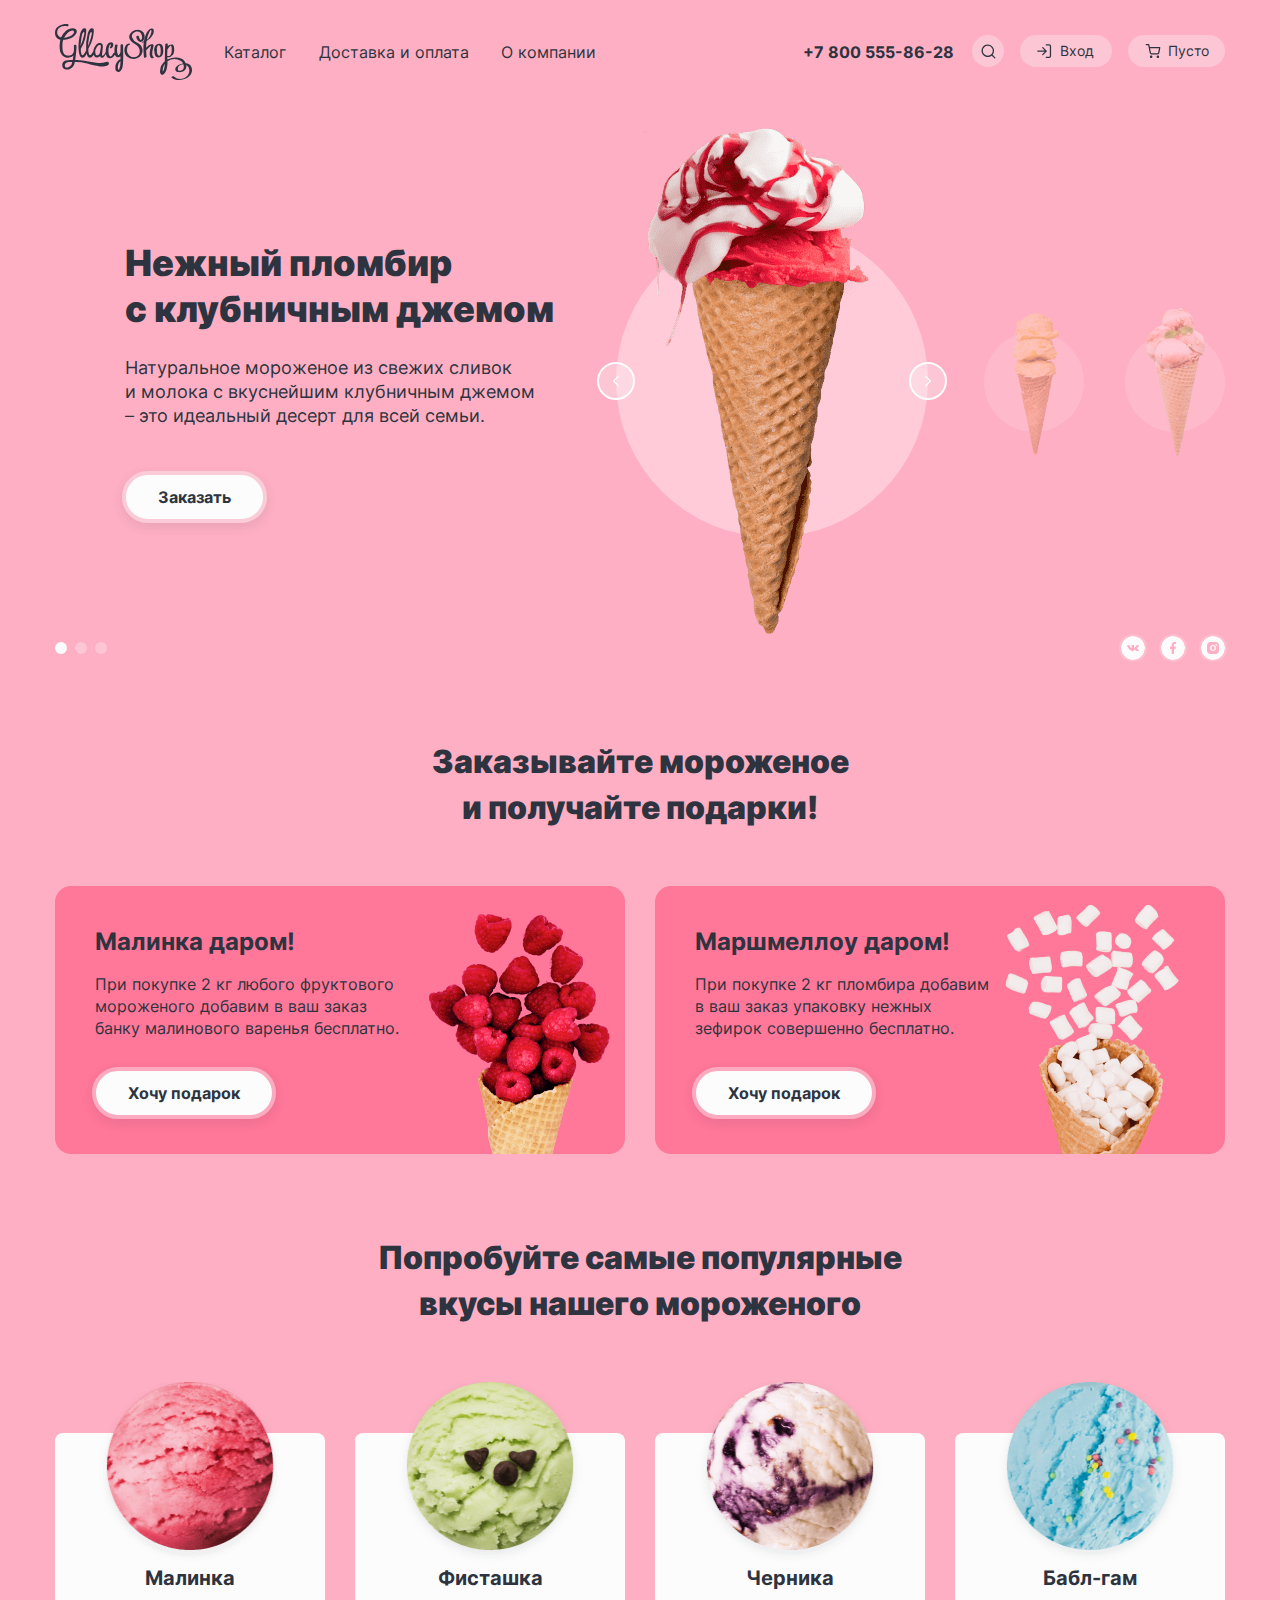
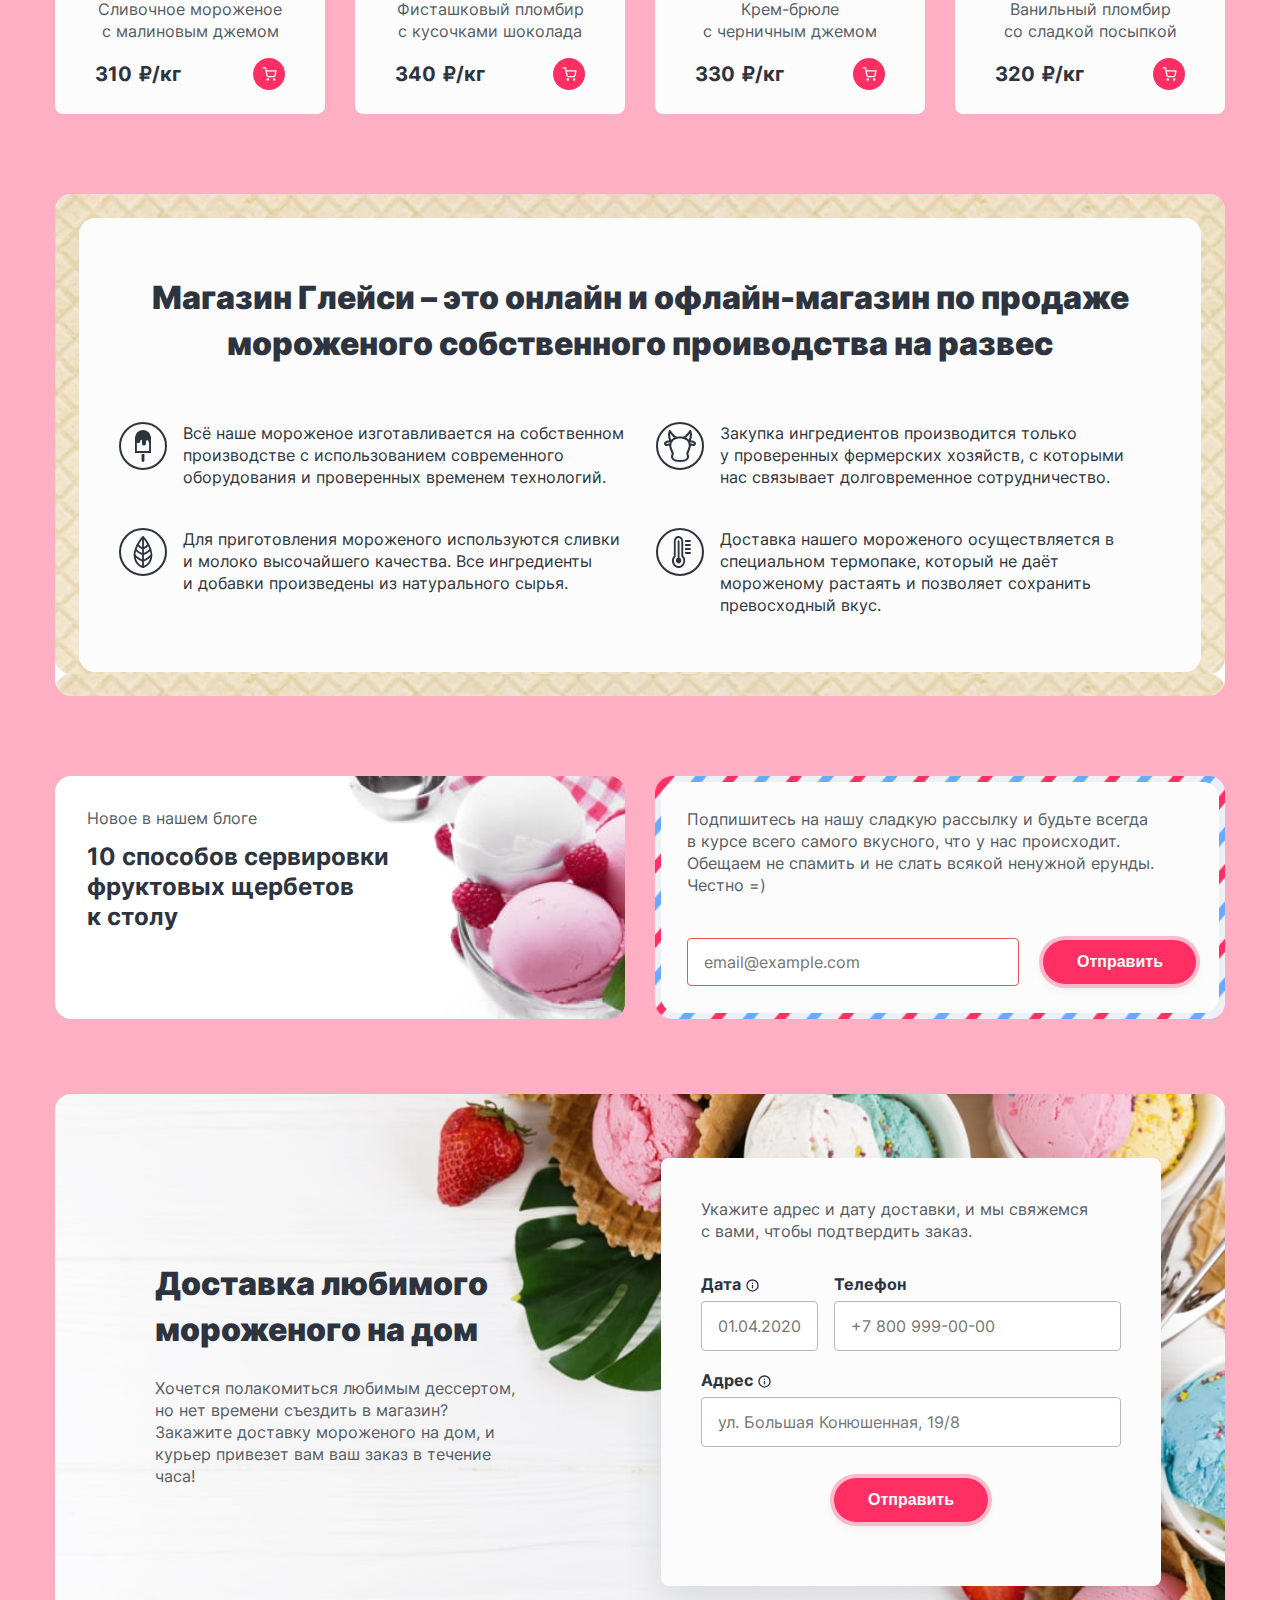
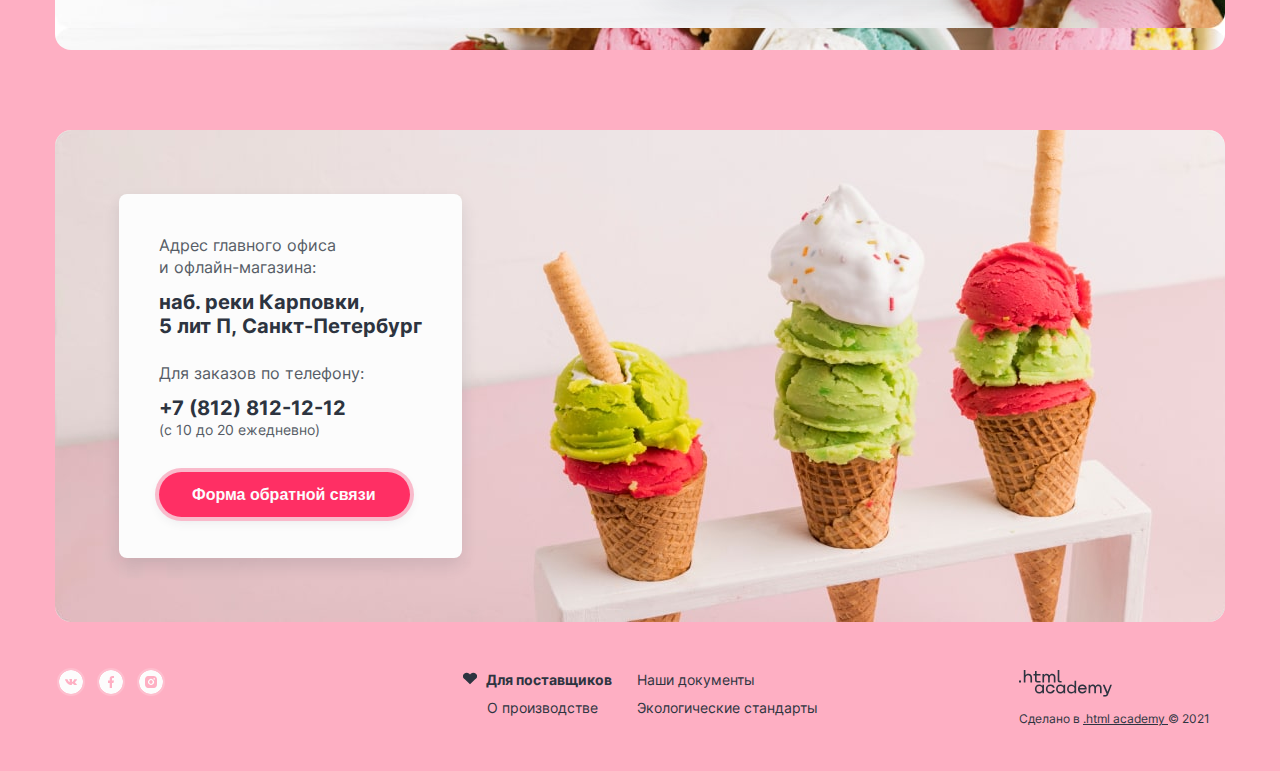
<file: index.html>
<!DOCTYPE html>
<html lang="ru">
  <head>
    <meta charset="utf-8">
    <title>Глейси</title>
    <link rel="icon" type="image/png" sizes="32x32" href="favicon-32x32.png">
    <link rel="stylesheet" href="styles/styles.css">
  </head>
  <body>
    <header class="page-header">
      <h1 class="visually-hidden">
        Онлайн и офлайн-магазин Глэйси по продаже мороженого собственного проиводства
      </h1>
      <nav class="navigation">
        <img class="logo-gllacy" src="image/Logo_Gllacy.svg" width="137" height="56" alt="Логотип Глэйси">
        <ul class="navigation-list">
          <li class="navigation-item">
            <a class="navigation-link" href="catalog.html">Каталог</a>
            <div class="popover popover-subcatalog">
              <ul class="subcatalog-list">
                <li class="subcatalog-item">
                  <a href="#">Новинки</a>
                </li>
                <li class="subcatalog-item">
                  <a href="#">Сливочное</a>
                </li>
                <li class="subcatalog-item">
                  <a href="#">Щербеты</a>
                </li>
                <li class="subcatalog-item">
                  <a href="#">Фруктовый лед</a>
                </li>
                <li class="subcatalog-item current-subcatalog-item">
                  <a href="#">Мелорин</a>
                </li>
              </ul>
            </div>
          </li>
          <li class="navigation-item">
            <a class="navigation-link" href="#">Доставка и оплата</a>
          </li>
          <li class="navigation-item">
            <a class="navigation-link" href="#">О компании</a>
          </li>
        </ul>
        <ul class="navigation-user">
          <li>
            <a class="contacts-phone" href="tel:88005558628">+7 800 555-86-28</a>
          </li>
          <li class="navigation-item navigation-link-search">
            <a class="navigation-link" href="#">
              <img src="image/search_button.svg" width="15" height="15" alt="Поиск по сайту">
              <span class="visually-hidden">
                Поиск
              </span>
            </a>
            <div class="popover popover-search">
              <svg width="10" height="10" viewBox="0 0 10 10" fill="none" xmlns="http://www.w3.org/2000/svg">
                <path class="clear" fill-rule="evenodd" clip-rule="evenodd" d="M9.80303 1.13807C10.0634 0.877722 10.0634 0.455612 9.80303 0.195262C9.54268 -0.0650874 9.12057 -0.0650874 8.86022 0.195262L4.99914 4.05633L1.13807 0.195262C0.877722 -0.0650874 0.455612 -0.0650874 0.195262 0.195262C-0.0650874 0.455612 -0.0650874 0.877722 0.195262 1.13807L4.05633 4.99914L0.195262 8.86022C-0.0650874 9.12057 -0.0650874 9.54268 0.195262 9.80303C0.455612 10.0634 0.877722 10.0634 1.13807 9.80303L4.99914 5.94195L8.86022 9.80303C9.12057 10.0634 9.54268 10.0634 9.80303 9.80303C10.0634 9.54268 10.0634 9.12057 9.80303 8.86022L5.94195 4.99914L9.80303 1.13807Z" fill="#2D3440"/>
                </svg>
              <label>
                <span class="visually-hidden">Поиск по сайту</span>
                <input class="field" type="text" name="popover-search-data" placeholder="Поиск по сайту">
              </label>
            </div>
          </li>
          <li class="navigation-item navigation-link-login">
              <a class="navigation-link" href="#">
                  <img class="navigation-link-login-icon" src="image/login_button.svg" width="15" height="15" alt="Войти">
                  Вход
              </a>
              <div class="popover popover-login">
                  <h2 class="popover-login-title">Личный кабинет</h2>
                  <form class="login-form" action="https://echo.htmlacademy.ru/" method="post">
                  <label>
                    <span class="visually-hidden">Введите адрес электронной почты</span>
                    <input class="field field-popover-email" type="text" name="popover-email" placeholder="email@example.com">
                  </label>
                  <label>
                    <span class="visually-hidden">Введите пароль</span>
                    <input class="field field-popover-password" type="password" name="popover-password" placeholder="пароль">
                  </label>
                  <div class="popover-login-wrapper">
                      <button class="tipical-button-red button-popover-cart" type="submit">
                        Войти
                     </button>
                      <div>
                        <a href="#" class="popover-login-recovery">
                        Забыли пароль?
                      </a>
                      <a href="#" class="popover-login-registration">
                        Регистрация
                      </a>
                      </div>
                    </div>
                  </form>
              </div>
          </li>
          <li class="navigation-item navigation-link-cart">
            <a class="navigation-link" href="#">
                <img class="navigation-link-cart-icon" src="image/cart-navigation.svg" width="16" height="16" alt="Корзина">
                <span class="visually-hidden">
                  Корзина
                </span>
                Пусто
            </a>
            <div class="popover popover-cart">
              <div class="popover-content">
                <h2 class="popover-title">Корзина</h2>
                <ul class="popover-cart-list">
                  <li class="popover-cart-item">
                    <img src="image/catalog/catalog_1.png" width="50" height="50" alt="Шарик мороженого Малина">
                    <div class="popover-cart-item-about">
                      <h4 class="popover-cart-title">
                        Малинка
                      </h4>
                      <span class="popover-cart-item-price">
                        1 кг х 310 ₽
                      </span>
                    </div>
                    <h4 class="popover-cart-item-main-price">
                      310 ₽
                    </h4>
                    <button class="remove-from-cart" type="button">
                      <span class="visually-hidden">Убрать из корзины</span>
                    </button>
                  </li>
                  <li class="popover-cart-item">
                    <img src="image/catalog/catalog_4.png" width="50" height="50" alt="Шарик мороженого Бабл-гам">
                    <div class="popover-cart-item-about">
                      <h4 class="popover-cart-title">
                        Бабл-гам
                      </h4>
                      <span class="popover-cart-item-price">
                        1,5 кг х 320 ₽
                      </span>
                    </div>
                    <h4 class="popover-cart-item-main-price">
                      480 ₽
                    </h4>
                    <button class="remove-from-cart" type="button">
                      <span class="visually-hidden">Убрать из корзины</span>
                    </button>
                  </li>
                </ul>
                <div class="popover-cart-wrapper">
                  <button class="tipical-button-red button-popover-cart" type="button">
                    Оформить заказ
                  </button>
                  <h4 class="popover-cart-item-total-price">
                    Итого: 790 ₽
                  </h4>
                </div>
              </div>
          </div>
          <div class="popover popover-cart-empty">
            <h4>Ваша корзина пока пуста</h4>
          </div>
          </li>
        </ul>
      </nav>
    </header>
    <div class="page-container">
    <main class="main-container">
        <section class="slider">
          <div class="slider-title">
            <h2 class="slider-title-item">Нежный пломбир с&nbsp;клубничным джемом</h2>
            <p class="slider-about-item">
              Натуральное мороженое из свежих сливок и&nbsp;молока с вкуснейшим клубничным джемом –&nbsp;это идеальный десерт для всей семьи.
            </p>
            <a class="tipical-button-white order-button" href="#">
                Заказать
            </a>
            <ol class="slider-pagination">
              <li class="slider-pagination-item">
                <button class="slider-pagination-button slider-pagination-button-current" type="button">
                  <span class="visually-hidden">Пломбир с клубничным джемом</span>
                </button>
              </li>
              <li class="slider-pagination-item">
                <button class="slider-pagination-button" type="button">
                  <span class="visually-hidden">Мороженое со вкусом банана</span>
                </button>
              </li>
              <li class="slider-pagination-item">
                <button class="slider-pagination-button" type="button">
                  <span class="visually-hidden">Пломбир с маршмеллоу</span>
                </button>
              </li>
            </ol>
          </div>
          <div class="slider-item">
          <div class="slider-box">
          <button class="slider-prev" type="button">
            <svg aria-hidden="true" focusable="false" width="6" height="12" xmlns="http://www.w3.org/2000/svg">
              <path class="arrow-slider" fill-rule="evenodd" clip-rule="evenodd" d="M5.8033 1.80521C6.063 1.54551 6.063 1.12446 5.8033 0.864757C5.54361 0.605058 5.12255 0.605058 4.86285 0.864757L0.194774 5.53284C-0.0640686 5.79168 -0.0649218 6.21081 0.192214 6.47071C0.193377 6.47189 0.194544 6.47307 0.195717 6.47424L4.8638 11.1423C5.12349 11.402 5.54455 11.402 5.80425 11.1423C6.06395 10.8826 6.06395 10.4616 5.80425 10.2019L1.60545 6.00307L5.8033 1.80521Z" fill="#FCFCFC"/>
              </svg>
            <span class="visually-hidden">Предыдущее фото</span>
          </button>
          <div class="circle circle-max">
          <img src="image/ice_cream_strawberry_jam.png" width="306" height="507" alt="Пломбир с клубничным джемом">
          </div>
          <button class="slider-next" type="button">
            <svg aria-hidden="true" focusable="false" width="7" height="12" xmlns="http://www.w3.org/2000/svg">
              <path class="arrow-slider" fill-rule="evenodd" clip-rule="evenodd" d="M1.13526 0.864757C0.875566 0.605058 0.454511 0.605058 0.194813 0.864757C-0.0648862 1.12446 -0.0648862 1.54551 0.194813 1.80521L4.39609 6.00649L0.194774 10.2078C-0.0649247 10.4675 -0.0649247 10.8886 0.194774 11.1483C0.454473 11.408 0.875527 11.408 1.13523 11.1483L5.80394 6.47955C5.80489 6.47861 5.80583 6.47767 5.80678 6.47672C6.06648 6.21702 6.06648 5.79597 5.80678 5.53627L1.13526 0.864757Z" fill="#FCFCFC"/>
              </svg>
            <span class="visually-hidden">Следующее фото</span>
          </button>
          <div class="circle-min">
            <div class="circle circle-min-first">
              <img class="opacity-min-img" src="image/ice_cream_banana.png" width="86" height="150" alt="Мороженое со вкусом банана">
            </div>
            <div class="circle circle-min-second">
              <img class="opacity-min-img" src="image/ice_cream_caramel.png" width="86" height="150" alt="Пломбир с маршмеллоу">
            </div>
          </div>
          </div>
          <div class="social social-slider">
            <ul class="social-list">
              <li class="social-item">
                <a class="button" href="https://vk.com/htmlacademy" target="_blank">
                  <img src="image/vk_icon.svg" width="24" height="24" alt="Мы ВКонтакте">
                  <span class="visually-hidden">ВКонтакте</span>
                </a>
              </li>
              <li class="social-item">
                <a class="button" href="https://www.facebook.com/htmlacademy" target="_blank">
                  <img src="image/facebook.svg" width="24" height="24" alt="Мы в Фейсбуке">
                  <span class="visually-hidden">Фейсбук</span>
                </a>
              </li>
              <li class="social-item">
                <a class="button" href="https://www.instagram.com/htmlacademy" target="_blank">
                  <img src="image/instagram.svg" width="24" height="24" alt="Мы в Инстаграм">
                  <span class="visually-hidden">Инстаграм</span>
                </a>
              </li>
            </ul>
          </div>
          </div>
        </section>
        <section class="present">
          <h2 class="present-title">
            Заказывайте мороженое и&nbsp;получайте подарки!
          </h2>
          <div class="main-present-item">
          <div class="present-item-first rectangle-present">
            <h3 class="present-item-titel">
              Малинка даром!
            </h3>
            <p class="present-item-about">
              При покупке 2 кг любого фруктового мороженого&nbsp;добавим в ваш заказ банку малинового&nbsp;варенья бесплатно.
            </p>
            <a class="tipical-button-white present-button" href="#">
              Хочу подарок
            </a>
          </div>
          <div class="present-item-second rectangle-present">
            <h3 class="present-item-titel">
              Маршмеллоу даром!
            </h3>
            <p class="present-item-about">
              При покупке 2 кг пломбира добавим в&nbsp;ваш&nbsp;заказ упаковку нежных зефирок&nbsp;совершенно бесплатно.
            </p>
            <a class="tipical-button-white present-button" href="#">
              Хочу подарок
            </a>
          </div>
          </div>
        </section>
        <section class="catalog-popular">
          <h2 class="catalog-popular-title">
            Попробуйте самые популярные вкусы нашего мороженого
          </h2>
          <ul class="catalog-list-main-page">
          <li class="catalog-item">
            <img src="image/catalog/catalog_1.png" width="190" height="184" alt="Шарик мороженого Малина">
            <h4 class="catalog-item-title">
              Малинка
            </h4>
            <p class="catalog-item-about">
              Сливочное мороженое с&nbsp;малиновым джемом
            </p>
            <div class="catalog-price-wrapper">
              <div>
                <h4 class="catalog-item-price">
                  310
                </h4>
                <h4 class="catalog-item-price">
                  ₽/кг
                </h4>
              </div>
            <button class="button-add-to-cart" type="button">
              <svg aria-hidden="true" focusable="false" width="15" height="14" xmlns="http://www.w3.org/2000/svg">
                <path class="add-to-cart" fill-rule="evenodd" clip-rule="evenodd" d="M1.16667 0.25C0.798477 0.25 0.5 0.548477 0.5 0.916667C0.5 1.28486 0.798477 1.58333 1.16667 1.58333H2.93794L3.40537 3.91872C3.40821 3.93667 3.41176 3.95438 3.416 3.97182L4.38338 8.80515L4.3835 8.80571C4.46706 9.22572 4.69562 9.60299 5.02921 9.87153C5.36111 10.1387 5.77595 10.2813 6.20183 10.2748H11.8225C12.2484 10.2813 12.6633 10.1387 12.9952 9.87153C13.3289 9.60287 13.5575 9.22538 13.641 8.80515L13.641 8.80515L13.642 8.80016L14.5691 3.93872C14.6063 3.74355 14.5545 3.54195 14.4279 3.38887C14.3012 3.23578 14.1129 3.14716 13.9142 3.14716H4.61072L4.1381 0.785829C4.07574 0.474257 3.80215 0.25 3.4844 0.25H1.16667ZM5.69098 8.54444L4.87759 4.4805H13.1084L12.3328 8.54736C12.31 8.65988 12.2485 8.7609 12.1591 8.83291C12.0691 8.90535 11.9565 8.94383 11.841 8.94162L11.841 8.94149H11.8282H6.19614V8.94137L6.18337 8.94162C6.06787 8.94383 5.95528 8.90535 5.8653 8.83291C5.77531 8.76048 5.71368 8.6587 5.69117 8.5454L5.69098 8.54444ZM4.55739 12.5054C4.55739 11.8175 5.1151 11.2597 5.80307 11.2597C6.49105 11.2597 7.04876 11.8175 7.04876 12.5054C7.04876 13.1934 6.49105 13.7511 5.80307 13.7511C5.1151 13.7511 4.55739 13.1934 4.55739 12.5054ZM10.9307 12.5054C10.9307 11.8175 11.4884 11.2597 12.1764 11.2597C12.8644 11.2597 13.4221 11.8175 13.4221 12.5054C13.4221 13.1934 12.8644 13.7511 12.1764 13.7511C11.4884 13.7511 10.9307 13.1934 10.9307 12.5054Z" fill="#FCFCFC"/>
              </svg>
              <span class="visually-hidden">
                Добавить в корзину
              </span>
            </button>
            </div>
          </li>
         <li class="catalog-item">
            <img src="image/catalog/catalog_2.png" width="190" height="184" alt="Шарик мороженого Фисташка">
            <div class="card-product-white-rect">
            <h4 class="catalog-item-title">
              Фисташка
            </h4>
            <p class="catalog-item-about">
              Фисташковый пломбир с&nbsp;кусочками шоколада
            </p>
            <div class="catalog-price-wrapper">
              <div>
                <h4 class="catalog-item-price">
                  340
                </h4>
                <h4 class="catalog-item-price">
                  ₽/кг
                </h4>
              </div>
            <button class="button-add-to-cart" type="button">
              <svg aria-hidden="true" focusable="false" width="15" height="14" xmlns="http://www.w3.org/2000/svg">
                <path class="add-to-cart" fill-rule="evenodd" clip-rule="evenodd" d="M1.16667 0.25C0.798477 0.25 0.5 0.548477 0.5 0.916667C0.5 1.28486 0.798477 1.58333 1.16667 1.58333H2.93794L3.40537 3.91872C3.40821 3.93667 3.41176 3.95438 3.416 3.97182L4.38338 8.80515L4.3835 8.80571C4.46706 9.22572 4.69562 9.60299 5.02921 9.87153C5.36111 10.1387 5.77595 10.2813 6.20183 10.2748H11.8225C12.2484 10.2813 12.6633 10.1387 12.9952 9.87153C13.3289 9.60287 13.5575 9.22538 13.641 8.80515L13.641 8.80515L13.642 8.80016L14.5691 3.93872C14.6063 3.74355 14.5545 3.54195 14.4279 3.38887C14.3012 3.23578 14.1129 3.14716 13.9142 3.14716H4.61072L4.1381 0.785829C4.07574 0.474257 3.80215 0.25 3.4844 0.25H1.16667ZM5.69098 8.54444L4.87759 4.4805H13.1084L12.3328 8.54736C12.31 8.65988 12.2485 8.7609 12.1591 8.83291C12.0691 8.90535 11.9565 8.94383 11.841 8.94162L11.841 8.94149H11.8282H6.19614V8.94137L6.18337 8.94162C6.06787 8.94383 5.95528 8.90535 5.8653 8.83291C5.77531 8.76048 5.71368 8.6587 5.69117 8.5454L5.69098 8.54444ZM4.55739 12.5054C4.55739 11.8175 5.1151 11.2597 5.80307 11.2597C6.49105 11.2597 7.04876 11.8175 7.04876 12.5054C7.04876 13.1934 6.49105 13.7511 5.80307 13.7511C5.1151 13.7511 4.55739 13.1934 4.55739 12.5054ZM10.9307 12.5054C10.9307 11.8175 11.4884 11.2597 12.1764 11.2597C12.8644 11.2597 13.4221 11.8175 13.4221 12.5054C13.4221 13.1934 12.8644 13.7511 12.1764 13.7511C11.4884 13.7511 10.9307 13.1934 10.9307 12.5054Z" fill="#FCFCFC"/>
              </svg>
              <span class="visually-hidden">
                Добавить в корзину
              </span>
            </button>
            </div>
            </div>
          </li>
          <li class="catalog-item">
            <img src="image/catalog/catalog_3.png" width="190" height="184" alt="Шарик мороженого Черника">
            <div class="card-product-white-rect">
            <h4 class="catalog-item-title">
              Черника
            </h4>
            <p class="catalog-item-about">
              Крем-брюле с&nbsp;черничным джемом
            </p>
            <div class="catalog-price-wrapper">
              <div>
                <h4 class="catalog-item-price">
                  330
                </h4>
                <h4 class="catalog-item-price">
                  ₽/кг
                </h4>
              </div>
            <button class="button-add-to-cart" type="button">
              <svg aria-hidden="true" focusable="false" width="15" height="14" xmlns="http://www.w3.org/2000/svg">
                <path class="add-to-cart" fill-rule="evenodd" clip-rule="evenodd" d="M1.16667 0.25C0.798477 0.25 0.5 0.548477 0.5 0.916667C0.5 1.28486 0.798477 1.58333 1.16667 1.58333H2.93794L3.40537 3.91872C3.40821 3.93667 3.41176 3.95438 3.416 3.97182L4.38338 8.80515L4.3835 8.80571C4.46706 9.22572 4.69562 9.60299 5.02921 9.87153C5.36111 10.1387 5.77595 10.2813 6.20183 10.2748H11.8225C12.2484 10.2813 12.6633 10.1387 12.9952 9.87153C13.3289 9.60287 13.5575 9.22538 13.641 8.80515L13.641 8.80515L13.642 8.80016L14.5691 3.93872C14.6063 3.74355 14.5545 3.54195 14.4279 3.38887C14.3012 3.23578 14.1129 3.14716 13.9142 3.14716H4.61072L4.1381 0.785829C4.07574 0.474257 3.80215 0.25 3.4844 0.25H1.16667ZM5.69098 8.54444L4.87759 4.4805H13.1084L12.3328 8.54736C12.31 8.65988 12.2485 8.7609 12.1591 8.83291C12.0691 8.90535 11.9565 8.94383 11.841 8.94162L11.841 8.94149H11.8282H6.19614V8.94137L6.18337 8.94162C6.06787 8.94383 5.95528 8.90535 5.8653 8.83291C5.77531 8.76048 5.71368 8.6587 5.69117 8.5454L5.69098 8.54444ZM4.55739 12.5054C4.55739 11.8175 5.1151 11.2597 5.80307 11.2597C6.49105 11.2597 7.04876 11.8175 7.04876 12.5054C7.04876 13.1934 6.49105 13.7511 5.80307 13.7511C5.1151 13.7511 4.55739 13.1934 4.55739 12.5054ZM10.9307 12.5054C10.9307 11.8175 11.4884 11.2597 12.1764 11.2597C12.8644 11.2597 13.4221 11.8175 13.4221 12.5054C13.4221 13.1934 12.8644 13.7511 12.1764 13.7511C11.4884 13.7511 10.9307 13.1934 10.9307 12.5054Z" fill="#FCFCFC"/>
              </svg>
              <span class="visually-hidden">
                Добавить в корзину
              </span>
            </button>
            </div>
            </div>
          </li>
          <li class="catalog-item">
            <img src="image/catalog/catalog_4.png" width="190" height="184" alt="Шарик мороженого Бабл-гам">
            <div class="card-product-white-rect">
            <h4 class="catalog-item-title">
              Бабл-гам
            </h4>
            <p class="catalog-item-about">
              Ванильный пломбир со&nbsp;сладкой посыпкой
            </p>
            <div class="catalog-price-wrapper">
            <div>
              <h4 class="catalog-item-price">
                320
              </h4>
              <h4 class="catalog-item-price">
                ₽/кг
              </h4>
            </div>
            <button class="button-add-to-cart" type="button">
              <svg aria-hidden="true" focusable="false" width="15" height="14" xmlns="http://www.w3.org/2000/svg">
                <path class="add-to-cart" fill-rule="evenodd" clip-rule="evenodd" d="M1.16667 0.25C0.798477 0.25 0.5 0.548477 0.5 0.916667C0.5 1.28486 0.798477 1.58333 1.16667 1.58333H2.93794L3.40537 3.91872C3.40821 3.93667 3.41176 3.95438 3.416 3.97182L4.38338 8.80515L4.3835 8.80571C4.46706 9.22572 4.69562 9.60299 5.02921 9.87153C5.36111 10.1387 5.77595 10.2813 6.20183 10.2748H11.8225C12.2484 10.2813 12.6633 10.1387 12.9952 9.87153C13.3289 9.60287 13.5575 9.22538 13.641 8.80515L13.641 8.80515L13.642 8.80016L14.5691 3.93872C14.6063 3.74355 14.5545 3.54195 14.4279 3.38887C14.3012 3.23578 14.1129 3.14716 13.9142 3.14716H4.61072L4.1381 0.785829C4.07574 0.474257 3.80215 0.25 3.4844 0.25H1.16667ZM5.69098 8.54444L4.87759 4.4805H13.1084L12.3328 8.54736C12.31 8.65988 12.2485 8.7609 12.1591 8.83291C12.0691 8.90535 11.9565 8.94383 11.841 8.94162L11.841 8.94149H11.8282H6.19614V8.94137L6.18337 8.94162C6.06787 8.94383 5.95528 8.90535 5.8653 8.83291C5.77531 8.76048 5.71368 8.6587 5.69117 8.5454L5.69098 8.54444ZM4.55739 12.5054C4.55739 11.8175 5.1151 11.2597 5.80307 11.2597C6.49105 11.2597 7.04876 11.8175 7.04876 12.5054C7.04876 13.1934 6.49105 13.7511 5.80307 13.7511C5.1151 13.7511 4.55739 13.1934 4.55739 12.5054ZM10.9307 12.5054C10.9307 11.8175 11.4884 11.2597 12.1764 11.2597C12.8644 11.2597 13.4221 11.8175 13.4221 12.5054C13.4221 13.1934 12.8644 13.7511 12.1764 13.7511C11.4884 13.7511 10.9307 13.1934 10.9307 12.5054Z" fill="#FCFCFC"/>
              </svg>
              <span class="visually-hidden">
                Добавить в корзину
              </span>
            </button>
            </div>
            </div>
          </li>
          </ul>
        </section>
        <section class="about">
          <div class="white-underlayer">
            <h2 class="about-us-title">
              Магазин Глейси – это онлайн и офлайн-магазин по продаже мороженого собственного проиводства на развес
            </h2>
          <div class="about-us-list">
              <img class="ice-cream" src="image/ice_cream_icon.svg" width="48" height="48" alt="Собственное производство">
            <p class="about-us ice-cream-title">
              Всё наше мороженое изготавливается на собственном производстве с использованием современного оборудования&nbsp;и проверенных временем технологий.
            </p>
            <img class="leaf" src="image/leaf_icon.svg" width="48" height="48" alt="Высокое качество">
            <p class="about-us leaf-title">
              Для приготовления мороженого используются сливки и&nbsp;молоко высочайшего качества. Все ингредиенты и&nbsp;добавки произведены из натурального сырья.
            </p>
            <img class="cow" src="image/cow_icon.svg" width="48" height="48" alt="Проверенные фермерские хозяйства">
            <p class="about-us cow-title">
              Закупка ингредиентов производится только у&nbsp;проверенных фермерских хозяйств, с которыми нас&nbsp;связывает долговременное сотрудничество.
            </p>
            <img class="thermometer" src="image/thermometer_icon.svg" width="48" height="48" alt="Технологичная упаковка">
            <p class="about-us thermometer-title">
              Доставка нашего мороженого осуществляется в специальном&nbsp;термопаке, который не даёт мороженому растаять&nbsp;и позволяет сохранить превосходный вкус.
            </p>
          </div>
          </div>
        </section>
        <div class="new-and-newsletter">
        <article class="new-in-blog">
          <h2 class="new-in-blog-title">
            Новое в нашем блоге
          </h2>
          <p class="new-in-blog-about">
            10 способов сервировки фруктовых щербетов к&nbsp;столу
          </p>
        </article>
        <section class="newsletter">
          <div class="rectangle_newsletter-white">
          <div class="newsletter-wrapper">
          <h2 class="visually-hidden">
            Подпишись на рассылку
          </h2>
          <p class="newsletter-about">
            Подпишитесь на нашу сладкую рассылку и будьте всегда в&nbsp;курсе&nbsp;всего самого вкусного, что у нас происходит. Обещаем не спамить и не слать всякой ненужной ерунды. Честно =)
          </p>
          <form class="newsletter-form" action="https://echo.htmlacademy.ru/" method="post">
            <p class="newsletter-email">
              <label class="visually-hidden" for="newsletter-email">Email</label>
              <input class="field" placeholder="email@example.com" type="email" name="newsletter-email" id="newsletter-email" required>
            </p>
            <button class="tipical-button-red button-newsletter" type="submit">
              Отправить
            </button>
          </form>
          </div>
          </div>
        </section>
        </div>
        <section class="delivery">
          <div class="delivery-about-main">
          <h2 class="delivery-title">
            Доставка любимого мороженого на дом
          </h2>
          <p class="delivery-about-text">
            Хочется полакомиться любимым дессертом, но нет времени съездить в магазин? Закажите доставку мороженого на дом, и курьер привезет вам ваш заказ в течение часа!
          </p>
          </div>
          <div class="form-wrapper">
            <p class="delivery-title-text">
              Укажите адрес и дату доставки, и мы свяжемся с&nbsp;вами, чтобы подтвердить заказ.
            </p>
          <form class="delivery-form" action="https://echo.htmlacademy.ru/" method="post">
            <p class="field-group delivery-form-date">
              <span class="form-label form-label-icon">
                <label for="delivery-date">
                  Дата
                </label>
                <button class="info" type="button">
                  <span class="visually-hidden">Посмотреть дополнительную информацию</span></button>
              </span>
              <input class="field" type="text" id="delivery-date" name="delivery-date" placeholder="01.04.2020">
            </p>
            <p class="field-group delivery-form-phone">
              <span class="form-label">
                <label for="delivery-form-phone">
                  Телефон
                </label>
              </span>
              <input class="field" type="text" id="delivery-form-phone" name="delivery-form-phone" placeholder="+7 800 999-00-00">
            </p>
            <p class="field-group delivery-form-adress">
              <span class="form-label form-label-icon">
                <label for="delivery-form-adress">
                  Адрес
                </label>
                  <button class="info" type="button">
                  <span class="visually-hidden">Посмотреть дополнительную информацию</span></button>
              </span>
              <input class="field" type="text" id="delivery-form-adress" name="delivery-form-adress" placeholder="ул. Большая Конюшенная, 19/8">
            </p>
            <button class="tipical-button-red button-submit" type="submit">
              Отправить
            </button>
          </form>
          </div>
        </section>
        <section class="adress-main-office">
          <div class="adress-office-white-rec">
            <h2 class="adress-office-title">
              Адрес главного офиса и&nbsp;офлайн-магазина:
            </h2>
            <p class="adress-office">
              наб. реки Карповки, 5&nbsp;лит&nbsp;П,&nbsp;Санкт-Петербург
            </p>
            <h2 class="phone-office-title">
              Для заказов по телефону:
            </h2>
              <a class="phone-office" href="tel:+78128121212">
                +7 (812) 812-12-12
              </a>
              <p class="time-phone-call">
                (с 10 до 20 ежедневно)
              </p>
            <button class="tipical-button-red button-adress-form" type="button">
              Форма обратной связи
            </button>
          </div>
        </section>
      </main>
    </div>
    <footer class="page-footer">
      <section class="social">
        <ul class="social-list">
          <li class="social-item">
            <a class="button" href="https://vk.com/htmlacademy" target="_blank">
              <img src="image/vk_icon.svg" width="24" height="24" alt="Мы ВКонтакте">
              <span class="visually-hidden">ВКонтакте</span>
            </a>
          </li>
          <li class="social-item">
            <a class="button" href="https://www.facebook.com/htmlacademy" target="_blank">
              <img src="image/facebook.svg" width="24" height="24" alt="Мы в Фейсбуке">
              <span class="visually-hidden">Фейсбук</span>
            </a>
          </li>
          <li class="social-item">
            <a class="button" href="https://www.instagram.com/htmlacademy" target="_blank">
              <img src="image/instagram.svg" width="24" height="24" alt="Мы в Инстаграм">
              <span class="visually-hidden">Инстаграм</span>
            </a>
          </li>
        </ul>
      </section>
      <section class="page-footer-link">
        <ul class="page-footer-link-list">
          <li class="page-footer-link-item">
            <a href="#">  <img class="heart" src="image/heart-icon.svg" width="14" height="13" alt="Сердце">Для поставщиков
            </a>
          </li>
          <li class="page-footer-link-item">
            <a href="#">
              Наши документы
            </a>
          </li>
          <li class="page-footer-link-item">
            <a href="#">
              О производстве
            </a>
          </li>
          <li class="page-footer-link-item">
            <a href="#">
              Экологические стандарты
            </a>
          </li>
        </ul>
      </section>
      <section class="made-in">
        <img src="image/logo_htmlacademy.svg" width="93" height="27" alt="логотип htmlacademy">
        <p class="about-text">
          Сделано в
          <a class="htmlacademy-link" target="_blank" href="https://htmlacademy.ru/">
          .html academy
          </a>
          © 2021
        </p>
      </section>
    </footer>
    <div class="modal-container">
      <div class="modal">
        <button class="modal-close-button" type="button">
          <span class="visually-hidden">Закрыть</span>
        </button>
          <h2 class="modal-title">Мы обязательно ответим вам!</h2>
          <form class="feedback" action="https://echo.htmlacademy.ru/" method="post">
            <p class="field-group">
              <label class="visually-hidden" for="feedback-name">Логин</label>
              <input class="feedback-name field" type="text" id="feedback-name" name="feedback-name" placeholder="Имя и фамилия">
            </p>
            <p class="field-group">
              <label class="visually-hidden" for="feedback-email">Адрес электронной почты</label>
              <input class="feedback-email field" placeholder="email@example.com" type="email" id="feedback-email" name="feedback-email">
            </p>
            <p class="field-group">
              <label class="visually-hidden" for="feedback-text">Введите текст в свободной форме</label>
              <textarea class="feedback-text field" id="feedback-text" name="feedback-text" rows="6" placeholder="В свободной форме"></textarea>
            </p>
            <button class="tipical-button-red button-feedback-form" type="submit">
              Отправить
            </button>
          </form>
      </div>
    </div>
  </body>
</html>
</file>
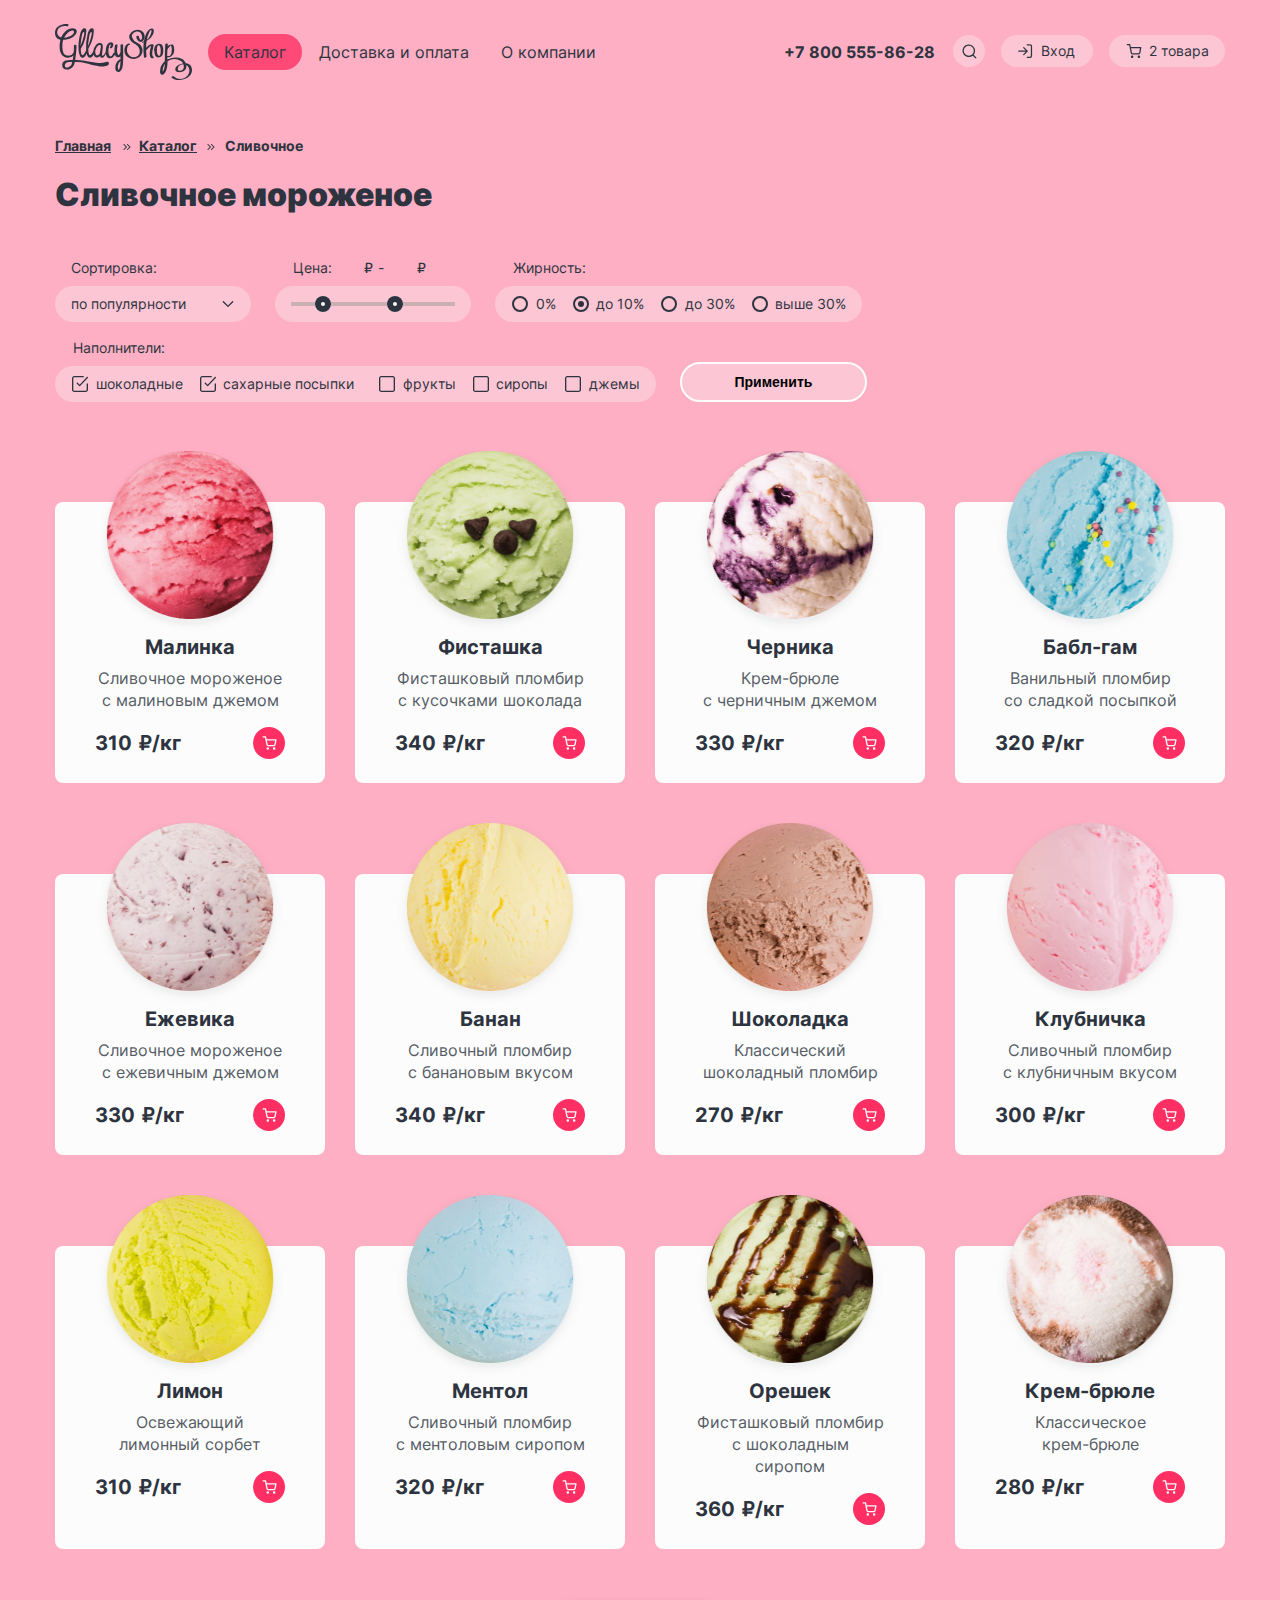
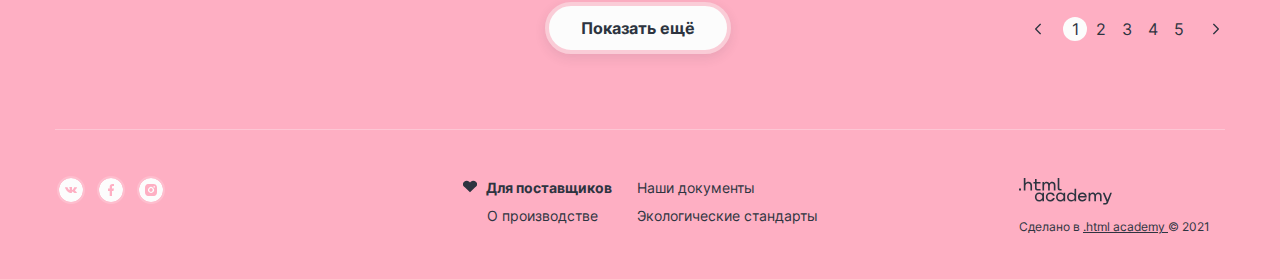
<file: catalog.html>
<!DOCTYPE html>
<html lang="ru">
  <head>
    <meta charset="utf-8">
    <title>Глейси</title>
    <link rel="stylesheet" href="styles/styles.css">
  </head>
  <body>
    <header class="page-header inner-navigation">
        <h1 class="visually-hidden">
          Онлайн и офлайн-магазин Глэйси по продаже мороженого собственного проиводства
        </h1>
        <nav class="navigation">
          <a href="index.html">
              <img class="logo-gllacy" src="image/Logo_Gllacy.svg" width="137" height="56" alt="Логотип Глэйси">
          </a>
          <ul class="navigation-list">
            <li class="navigation-item current">
              <a class="navigation-link" href="catalog.html">Каталог</a>
              <div class="popover popover-subcatalog">
                <ul class="subcatalog-list">
                  <li class="subcatalog-item">
                    <a href="#">Новинки</a>
                  </li>
                  <li class="subcatalog-item">
                    <a href="#">Сливочное</a>
                  </li>
                  <li class="subcatalog-item">
                    <a href="#">Щербеты</a>
                  </li>
                  <li class="subcatalog-item">
                    <a href="#">Фруктовый лед</a>
                  </li>
                  <li class="subcatalog-item current-subcatalog-item">
                    <a href="#">Мелорин</a>
                  </li>
                </ul>
              </div>
            </li>
            <li class="navigation-item">
              <a class="navigation-link" href="#">Доставка и оплата</a>
            </li>
            <li class="navigation-item">
              <a class="navigation-link" href="#">О компании</a>
            </li>
          </ul>
          <ul class="navigation-user">
            <li>
              <a class="contacts-phone" href="tel:88005558628">+7 800 555-86-28</a>
            </li>
            <li class="navigation-item navigation-link-search">
              <a class="navigation-link" href="#">
                <img src="image/search_button.svg" width="15" height="15" alt="Поиск по сайту">
                <span class="visually-hidden">
                  Поиск
                </span>
              </a>
              <div class="popover popover-search">
                <svg width="10" height="10" viewBox="0 0 10 10" fill="none" xmlns="http://www.w3.org/2000/svg">
                  <path class="clear" fill-rule="evenodd" clip-rule="evenodd" d="M9.80303 1.13807C10.0634 0.877722 10.0634 0.455612 9.80303 0.195262C9.54268 -0.0650874 9.12057 -0.0650874 8.86022 0.195262L4.99914 4.05633L1.13807 0.195262C0.877722 -0.0650874 0.455612 -0.0650874 0.195262 0.195262C-0.0650874 0.455612 -0.0650874 0.877722 0.195262 1.13807L4.05633 4.99914L0.195262 8.86022C-0.0650874 9.12057 -0.0650874 9.54268 0.195262 9.80303C0.455612 10.0634 0.877722 10.0634 1.13807 9.80303L4.99914 5.94195L8.86022 9.80303C9.12057 10.0634 9.54268 10.0634 9.80303 9.80303C10.0634 9.54268 10.0634 9.12057 9.80303 8.86022L5.94195 4.99914L9.80303 1.13807Z" fill="#2D3440"/>
                  </svg>
                <label>
                  <span class="visually-hidden">Поиск по сайту</span>
                  <input class="field" type="text" name="popover-search-data" placeholder="Поиск по сайту">
                </label>
              </div>
            </li>
            <li class="navigation-item navigation-link-login">
                <a class="navigation-link" href="#">
                    <img class="navigation-link-login-icon" src="image/login_button.svg" width="15" height="15" alt="Войти">
                    <span>Вход</span>
                </a>
                <div class="popover popover-login">
                    <h2 class="popover-login-title">Личный кабинет</h2>
                    <form class="login-form" action="https://echo.htmlacademy.ru/" method="post">
                    <label>
                      <span class="visually-hidden">Введите адрес электронной почты</span>
                      <input class="field field-popover-email" type="text" name="popover-email" placeholder="email@example.com">
                    </label>
                    <label>
                      <span class="visually-hidden">Введите пароль</span>
                      <input class="field field-popover-password" type="password" name="popover-password" placeholder="пароль">
                    </label>
                    <div class="popover-login-wrapper">
                    <button class="tipical-button-red button-popover-cart" type="submit">
                        Войти
                    </button>
                        <div>
                          <a href="#" class="popover-login-recovery">
                          Забыли пароль?
                        </a>
                        <a href="#" class="popover-login-registration">
                          Регистрация
                        </a>
                        </div>
                      </div>
                    </form>
                </div>
            </li>
            <li class="navigation-item navigation-link-cart">
              <a class="navigation-link" href="#">
                  <img class="navigation-link-cart-icon" src="image/cart-navigation.svg" width="16" height="16" alt="Корзина">
                  <span class="visually-hidden">
                    Корзина
                  </span>
                  <span>2 товара</span>
              </a>
              <div class="popover popover-cart">
                <div class="popover-content">
                  <h2 class="popover-title">Корзина</h2>
                  <ul class="popover-cart-list">
                    <li class="popover-cart-item">
                      <img src="image/catalog/catalog_1.png" width="50" height="50" alt="Шарик мороженого Малина">
                      <div class="popover-cart-item-about">
                        <h4 class="popover-cart-title">
                          Малинка
                        </h4>
                        <span class="popover-cart-item-price">
                          1 кг х 310 ₽
                        </span>
                      </div>
                      <h4 class="popover-cart-item-main-price">
                        310 ₽
                      </h4>
                      <button class="remove-from-cart" type="button">
                        <span class="visually-hidden">Убрать из корзины</span>
                      </button>
                    </li>
                    <li class="popover-cart-item">
                      <img src="image/catalog/catalog_4.png" width="50" height="50" alt="Шарик мороженого Бабл-гам">
                      <div class="popover-cart-item-about">
                        <h4 class="popover-cart-title">
                          Бабл-гам
                        </h4>
                        <span class="popover-cart-item-price">
                          1,5 кг х 320 ₽
                        </span>
                      </div>
                      <h4 class="popover-cart-item-main-price">
                        480 ₽
                      </h4>
                      <button class="remove-from-cart" type="button">
                        <span class="visually-hidden">Убрать из корзины</span>
                      </button>
                    </li>
                  </ul>
                  <div class="popover-cart-wrapper">
                    <button class="tipical-button-red button-popover-cart" type="button">
                      Оформить заказ
                    </button>
                    <h4 class="popover-cart-item-total-price">
                      Итого: 790 ₽
                    </h4>
                  </div>
                </div>
            </div>
            <div class="popover popover-cart-empty">
              <h4>Ваша корзина пока пуста</h4>
            </div>
            </li>
          </ul>
        </nav>
      </header>
    <div class="page-container">
    <main class="main-inner">
        <header class="inner-header">
            <h1 class="inner-header-title visually-hidden">Каталог</h1>
            <ul class="breadcrumbs">
              <li class="breadcrumbs-item">
                <a class="breadcrumbs-link" href="index.html">Главная</a>
              </li>
              <li class="breadcrumbs-item">
                <a class="breadcrumbs-link">Каталог</a>
              </li>
              <li class="breadcrumbs-item">
                <a class="breadcrumbs-link">Сливочное</a>
              </li>
            </ul>
            <h2 class="selected-product">Сливочное мороженое</h2>
        </header>
        <section class="catalog-products">
            <h2 class="visually-hidden">Список товаров с фильтрами</h2>
            <div class="catalog-products-sorting">
            <form class="catalog-filter" action="https://echo.htmlacademy.ru/" method="get">
              <div class="filter-wrapper">
              <div class="sorting-type">
                  <label class="sorting-title" for="sorting">Сортировка:</label>
                  <select class="select-control" id="sorting" name="sorting">
                    <option value="popular">по популярности</option>
                    <option value="cheap">сначала дешёвое</option>
                    <option value="expensive">сначала дорогое</option>
                  </select>
                  <button class="visually-hidden" type="submit">Отсортировать продукты</button>
              </div>
                <fieldset class="catalog-filter-group group-price">
                    <legend class="catalog-filter-title">Цена:</legend>
                    <div class="range">
                      <div class="range-scale">
                        <button class="range-toggle toggle-min" type="button">
                          <span class="visually-hidden">Изменить минимальную цену.</span>
                        </button>
                        <button class="range-toggle toggle-max" type="button">
                          <span class="visually-hidden">Изменить максимальную цену.</span>
                        </button>
                      </div>
                    </div>
                    <div class="range-wrapper-inputs">
                    <label class="catalog-filter-label">
                        <input class="catalog-filter-input" type="number" name="min-price"> ₽
                    </label>
                    <span> - </span>
                    <label class="catalog-filter-label">
                        <input class="catalog-filter-input" type="number" name="max-price"> ₽
                    </label>
                    </div>
                  </fieldset>
                <fieldset class="catalog-filter-group group-fat-content">
                    <legend class="catalog-filter-title">Жирность:</legend>
                    <ul class="catalog-filter-list">
                        <li>
                            <label class="fat-content">
                             <input class="visually-hidden control-input" type="radio" name="fat-content-check" value="0%">
                             <span class="control-mark"></span>
                             <span class="control-label">0%</span>
                            </label>
                        </li>
                        <li>
                            <label class="fat-content">
                             <input class="visually-hidden control-input" type="radio" name="fat-content-check"  value="up-to-10%" checked>
                             <span class="control-mark"></span>
                             <span class="control-label">до 10%</span>
                            </label>
                        </li>
                        <li>
                            <label class="fat-content">
                             <input class="visually-hidden control-input" type="radio" name="fat-content-check" value="up-to-30%">
                             <span class="control-mark"></span>
                             <span class="control-label">до 30%</span>
                            </label>
                        </li>
                        <li>
                            <label class="fat-content">
                             <input class="visually-hidden control-input" type="radio" name="fat-content-check" value="over-30%">
                             <span class="control-mark"></span>
                             <span class="control-label">выше 30%</span>
                            </label>
                        </li>
                    </ul>
                </fieldset>
              </div>
              <div class="filter-wrapper">
                <fieldset class="catalog-filter-group group-fillers">
                    <legend class="catalog-filter-title">Наполнители:</legend>
                    <ul class="catalog-filter-list">
                        <li class="catalog-filter-item">
                          <label class="control">
                            <input class="control-input" type="checkbox" name="chocolate-filler" checked>
                            <span class="control-mark"></span>
                            <span class="control-label">шоколадные</span>
                          </label>
                        </li>
                        <li class="catalog-filter-item">
                          <label class="control">
                            <input class="control-input" type="checkbox" name="shugar-filler" checked>
                            <span class="control-mark"></span>
                            <span class="control-label">сахарные посыпки</span>
                          </label>
                        </li>
                        <li class="catalog-filter-item">
                            <label class="control">
                              <input class="control-input" type="checkbox" name="fruits-filler">
                              <span class="control-mark"></span>
                              <span class="control-label">фрукты</span>
                            </label>
                        </li>
                        <li class="catalog-filter-item">
                            <label class="control">
                              <input class="control-input" type="checkbox" name="syrup-filler">
                              <span class="control-mark"></span>
                              <span class="control-label">сиропы</span>
                            </label>
                        </li>
                        <li class="catalog-filter-item">
                            <label class="control">
                              <input class="control-input" type="checkbox" name="jam-filler">
                              <span class="control-mark"></span>
                              <span class="control-label">джемы</span>
                            </label>
                        </li>
                      </ul>
                </fieldset>
                <button class="button-transparent" type="submit">Применить</button>
              </div>
            </form>
            </div>
        </section>
        <section class="catalog">
         <ul class="catalog-list">
            <li class="catalog-item">
                <img src="image/catalog/catalog_1.png" width="190" height="184" alt="Шарик мороженого Малина">
                <div class="card-product-white-rect">
                <h4 class="catalog-item-title">
                  Малинка
                </h4>
                <p class="catalog-item-about">
                  Сливочное мороженое с&nbsp;малиновым джемом
                </p>
                <div class="catalog-price-wrapper">
                  <div>
                    <h4 class="catalog-item-price">
                      310
                    </h4>
                    <h4 class="catalog-item-price">
                      ₽/кг
                    </h4>
                  </div>
                <button class="button-add-to-cart" type="button">
                    <svg aria-hidden="true" focusable="false" width="15" height="14" xmlns="http://www.w3.org/2000/svg">
                      <path class="add-to-cart" fill-rule="evenodd" clip-rule="evenodd" d="M1.16667 0.25C0.798477 0.25 0.5 0.548477 0.5 0.916667C0.5 1.28486 0.798477 1.58333 1.16667 1.58333H2.93794L3.40537 3.91872C3.40821 3.93667 3.41176 3.95438 3.416 3.97182L4.38338 8.80515L4.3835 8.80571C4.46706 9.22572 4.69562 9.60299 5.02921 9.87153C5.36111 10.1387 5.77595 10.2813 6.20183 10.2748H11.8225C12.2484 10.2813 12.6633 10.1387 12.9952 9.87153C13.3289 9.60287 13.5575 9.22538 13.641 8.80515L13.641 8.80515L13.642 8.80016L14.5691 3.93872C14.6063 3.74355 14.5545 3.54195 14.4279 3.38887C14.3012 3.23578 14.1129 3.14716 13.9142 3.14716H4.61072L4.1381 0.785829C4.07574 0.474257 3.80215 0.25 3.4844 0.25H1.16667ZM5.69098 8.54444L4.87759 4.4805H13.1084L12.3328 8.54736C12.31 8.65988 12.2485 8.7609 12.1591 8.83291C12.0691 8.90535 11.9565 8.94383 11.841 8.94162L11.841 8.94149H11.8282H6.19614V8.94137L6.18337 8.94162C6.06787 8.94383 5.95528 8.90535 5.8653 8.83291C5.77531 8.76048 5.71368 8.6587 5.69117 8.5454L5.69098 8.54444ZM4.55739 12.5054C4.55739 11.8175 5.1151 11.2597 5.80307 11.2597C6.49105 11.2597 7.04876 11.8175 7.04876 12.5054C7.04876 13.1934 6.49105 13.7511 5.80307 13.7511C5.1151 13.7511 4.55739 13.1934 4.55739 12.5054ZM10.9307 12.5054C10.9307 11.8175 11.4884 11.2597 12.1764 11.2597C12.8644 11.2597 13.4221 11.8175 13.4221 12.5054C13.4221 13.1934 12.8644 13.7511 12.1764 13.7511C11.4884 13.7511 10.9307 13.1934 10.9307 12.5054Z" fill="#FCFCFC"/>
                    </svg>
                    <span class="visually-hidden">
                      Добавить в корзину
                    </span>
                  </button>
                </div>
                </div>
              </li>
             <li class="catalog-item">
                <img src="image/catalog/catalog_2.png" width="190" height="184" alt="Шарик мороженого Фисташка">
                <div class="card-product-white-rect">
                <h4 class="catalog-item-title">
                  Фисташка
                </h4>
                <p class="catalog-item-about">
                  Фисташковый пломбир с&nbsp;кусочками шоколада
                </p>
                <div class="catalog-price-wrapper">
                  <div>
                    <h4 class="catalog-item-price">
                      340
                    </h4>
                    <h4 class="catalog-item-price">
                      ₽/кг
                    </h4>
                  </div>
                <button class="button-add-to-cart" type="button">
                    <svg aria-hidden="true" focusable="false" width="15" height="14" xmlns="http://www.w3.org/2000/svg">
                      <path class="add-to-cart" fill-rule="evenodd" clip-rule="evenodd" d="M1.16667 0.25C0.798477 0.25 0.5 0.548477 0.5 0.916667C0.5 1.28486 0.798477 1.58333 1.16667 1.58333H2.93794L3.40537 3.91872C3.40821 3.93667 3.41176 3.95438 3.416 3.97182L4.38338 8.80515L4.3835 8.80571C4.46706 9.22572 4.69562 9.60299 5.02921 9.87153C5.36111 10.1387 5.77595 10.2813 6.20183 10.2748H11.8225C12.2484 10.2813 12.6633 10.1387 12.9952 9.87153C13.3289 9.60287 13.5575 9.22538 13.641 8.80515L13.641 8.80515L13.642 8.80016L14.5691 3.93872C14.6063 3.74355 14.5545 3.54195 14.4279 3.38887C14.3012 3.23578 14.1129 3.14716 13.9142 3.14716H4.61072L4.1381 0.785829C4.07574 0.474257 3.80215 0.25 3.4844 0.25H1.16667ZM5.69098 8.54444L4.87759 4.4805H13.1084L12.3328 8.54736C12.31 8.65988 12.2485 8.7609 12.1591 8.83291C12.0691 8.90535 11.9565 8.94383 11.841 8.94162L11.841 8.94149H11.8282H6.19614V8.94137L6.18337 8.94162C6.06787 8.94383 5.95528 8.90535 5.8653 8.83291C5.77531 8.76048 5.71368 8.6587 5.69117 8.5454L5.69098 8.54444ZM4.55739 12.5054C4.55739 11.8175 5.1151 11.2597 5.80307 11.2597C6.49105 11.2597 7.04876 11.8175 7.04876 12.5054C7.04876 13.1934 6.49105 13.7511 5.80307 13.7511C5.1151 13.7511 4.55739 13.1934 4.55739 12.5054ZM10.9307 12.5054C10.9307 11.8175 11.4884 11.2597 12.1764 11.2597C12.8644 11.2597 13.4221 11.8175 13.4221 12.5054C13.4221 13.1934 12.8644 13.7511 12.1764 13.7511C11.4884 13.7511 10.9307 13.1934 10.9307 12.5054Z" fill="#FCFCFC"/>
                    </svg>
                    <span class="visually-hidden">
                      Добавить в корзину
                    </span>
                  </button>
                </div>
                </div>
              </li>
              <li class="catalog-item">
                <img src="image/catalog/catalog_3.png" width="190" height="184" alt="Шарик мороженого Черника">
                <div class="card-product-white-rect">
                <h4 class="catalog-item-title">
                  Черника
                </h4>
                <p class="catalog-item-about">
                  Крем-брюле с&nbsp;черничным джемом
                </p>
                <div class="catalog-price-wrapper">
                  <div>
                    <h4 class="catalog-item-price">
                      330
                    </h4>
                    <h4 class="catalog-item-price">
                      ₽/кг
                    </h4>
                  </div>
                <button class="button-add-to-cart" type="button">
                    <svg aria-hidden="true" focusable="false" width="15" height="14" xmlns="http://www.w3.org/2000/svg">
                      <path class="add-to-cart" fill-rule="evenodd" clip-rule="evenodd" d="M1.16667 0.25C0.798477 0.25 0.5 0.548477 0.5 0.916667C0.5 1.28486 0.798477 1.58333 1.16667 1.58333H2.93794L3.40537 3.91872C3.40821 3.93667 3.41176 3.95438 3.416 3.97182L4.38338 8.80515L4.3835 8.80571C4.46706 9.22572 4.69562 9.60299 5.02921 9.87153C5.36111 10.1387 5.77595 10.2813 6.20183 10.2748H11.8225C12.2484 10.2813 12.6633 10.1387 12.9952 9.87153C13.3289 9.60287 13.5575 9.22538 13.641 8.80515L13.641 8.80515L13.642 8.80016L14.5691 3.93872C14.6063 3.74355 14.5545 3.54195 14.4279 3.38887C14.3012 3.23578 14.1129 3.14716 13.9142 3.14716H4.61072L4.1381 0.785829C4.07574 0.474257 3.80215 0.25 3.4844 0.25H1.16667ZM5.69098 8.54444L4.87759 4.4805H13.1084L12.3328 8.54736C12.31 8.65988 12.2485 8.7609 12.1591 8.83291C12.0691 8.90535 11.9565 8.94383 11.841 8.94162L11.841 8.94149H11.8282H6.19614V8.94137L6.18337 8.94162C6.06787 8.94383 5.95528 8.90535 5.8653 8.83291C5.77531 8.76048 5.71368 8.6587 5.69117 8.5454L5.69098 8.54444ZM4.55739 12.5054C4.55739 11.8175 5.1151 11.2597 5.80307 11.2597C6.49105 11.2597 7.04876 11.8175 7.04876 12.5054C7.04876 13.1934 6.49105 13.7511 5.80307 13.7511C5.1151 13.7511 4.55739 13.1934 4.55739 12.5054ZM10.9307 12.5054C10.9307 11.8175 11.4884 11.2597 12.1764 11.2597C12.8644 11.2597 13.4221 11.8175 13.4221 12.5054C13.4221 13.1934 12.8644 13.7511 12.1764 13.7511C11.4884 13.7511 10.9307 13.1934 10.9307 12.5054Z" fill="#FCFCFC"/>
                    </svg>
                    <span class="visually-hidden">
                      Добавить в корзину
                    </span>
                  </button>
                </div>
                </div>
              </li>
              <li class="catalog-item">
                <img src="image/catalog/catalog_4.png" width="190" height="184" alt="Шарик мороженого Бабл-гам">
                <div class="card-product-white-rect">
                <h4 class="catalog-item-title">
                  Бабл-гам
                </h4>
                <p class="catalog-item-about">
                  Ванильный пломбир со&nbsp;сладкой посыпкой
                </p>
                <div class="catalog-price-wrapper">
                  <div>
                    <h4 class="catalog-item-price">
                      320
                    </h4>
                    <h4 class="catalog-item-price">
                      ₽/кг
                    </h4>
                  </div>
                <button class="button-add-to-cart" type="button">
                    <svg aria-hidden="true" focusable="false" width="15" height="14" xmlns="http://www.w3.org/2000/svg">
                      <path class="add-to-cart" fill-rule="evenodd" clip-rule="evenodd" d="M1.16667 0.25C0.798477 0.25 0.5 0.548477 0.5 0.916667C0.5 1.28486 0.798477 1.58333 1.16667 1.58333H2.93794L3.40537 3.91872C3.40821 3.93667 3.41176 3.95438 3.416 3.97182L4.38338 8.80515L4.3835 8.80571C4.46706 9.22572 4.69562 9.60299 5.02921 9.87153C5.36111 10.1387 5.77595 10.2813 6.20183 10.2748H11.8225C12.2484 10.2813 12.6633 10.1387 12.9952 9.87153C13.3289 9.60287 13.5575 9.22538 13.641 8.80515L13.641 8.80515L13.642 8.80016L14.5691 3.93872C14.6063 3.74355 14.5545 3.54195 14.4279 3.38887C14.3012 3.23578 14.1129 3.14716 13.9142 3.14716H4.61072L4.1381 0.785829C4.07574 0.474257 3.80215 0.25 3.4844 0.25H1.16667ZM5.69098 8.54444L4.87759 4.4805H13.1084L12.3328 8.54736C12.31 8.65988 12.2485 8.7609 12.1591 8.83291C12.0691 8.90535 11.9565 8.94383 11.841 8.94162L11.841 8.94149H11.8282H6.19614V8.94137L6.18337 8.94162C6.06787 8.94383 5.95528 8.90535 5.8653 8.83291C5.77531 8.76048 5.71368 8.6587 5.69117 8.5454L5.69098 8.54444ZM4.55739 12.5054C4.55739 11.8175 5.1151 11.2597 5.80307 11.2597C6.49105 11.2597 7.04876 11.8175 7.04876 12.5054C7.04876 13.1934 6.49105 13.7511 5.80307 13.7511C5.1151 13.7511 4.55739 13.1934 4.55739 12.5054ZM10.9307 12.5054C10.9307 11.8175 11.4884 11.2597 12.1764 11.2597C12.8644 11.2597 13.4221 11.8175 13.4221 12.5054C13.4221 13.1934 12.8644 13.7511 12.1764 13.7511C11.4884 13.7511 10.9307 13.1934 10.9307 12.5054Z" fill="#FCFCFC"/>
                    </svg>
                    <span class="visually-hidden">
                      Добавить в корзину
                    </span>
                  </button>
                </div>
                </div>
              </li>
            <li class="catalog-item">
                <img src="image/catalog/catalog_5.png" width="190" height="184" alt="Шарик мороженого Ежевика">
                <div class="card-product-white-rect">
                <h4 class="catalog-item-title">
                  Ежевика
                </h4>
                <p class="catalog-item-about">
                    Сливочное мороженое с&nbsp;ежевичным джемом
                </p>
                <div class="catalog-price-wrapper">
                  <div>
                    <h4 class="catalog-item-price">
                      330
                    </h4>
                    <h4 class="catalog-item-price">
                      ₽/кг
                    </h4>
                  </div>
                <button class="button-add-to-cart" type="button">
                    <svg aria-hidden="true" focusable="false" width="15" height="14" xmlns="http://www.w3.org/2000/svg">
                      <path class="add-to-cart" fill-rule="evenodd" clip-rule="evenodd" d="M1.16667 0.25C0.798477 0.25 0.5 0.548477 0.5 0.916667C0.5 1.28486 0.798477 1.58333 1.16667 1.58333H2.93794L3.40537 3.91872C3.40821 3.93667 3.41176 3.95438 3.416 3.97182L4.38338 8.80515L4.3835 8.80571C4.46706 9.22572 4.69562 9.60299 5.02921 9.87153C5.36111 10.1387 5.77595 10.2813 6.20183 10.2748H11.8225C12.2484 10.2813 12.6633 10.1387 12.9952 9.87153C13.3289 9.60287 13.5575 9.22538 13.641 8.80515L13.641 8.80515L13.642 8.80016L14.5691 3.93872C14.6063 3.74355 14.5545 3.54195 14.4279 3.38887C14.3012 3.23578 14.1129 3.14716 13.9142 3.14716H4.61072L4.1381 0.785829C4.07574 0.474257 3.80215 0.25 3.4844 0.25H1.16667ZM5.69098 8.54444L4.87759 4.4805H13.1084L12.3328 8.54736C12.31 8.65988 12.2485 8.7609 12.1591 8.83291C12.0691 8.90535 11.9565 8.94383 11.841 8.94162L11.841 8.94149H11.8282H6.19614V8.94137L6.18337 8.94162C6.06787 8.94383 5.95528 8.90535 5.8653 8.83291C5.77531 8.76048 5.71368 8.6587 5.69117 8.5454L5.69098 8.54444ZM4.55739 12.5054C4.55739 11.8175 5.1151 11.2597 5.80307 11.2597C6.49105 11.2597 7.04876 11.8175 7.04876 12.5054C7.04876 13.1934 6.49105 13.7511 5.80307 13.7511C5.1151 13.7511 4.55739 13.1934 4.55739 12.5054ZM10.9307 12.5054C10.9307 11.8175 11.4884 11.2597 12.1764 11.2597C12.8644 11.2597 13.4221 11.8175 13.4221 12.5054C13.4221 13.1934 12.8644 13.7511 12.1764 13.7511C11.4884 13.7511 10.9307 13.1934 10.9307 12.5054Z" fill="#FCFCFC"/>
                    </svg>
                    <span class="visually-hidden">
                      Добавить в корзину
                    </span>
                  </button>
                </div>
            </div>
             </li>
              <li class="catalog-item">
                <img src="image/catalog/catalog_6.png" width="190" height="184" alt="Шарик мороженого Банан">
                <div class="card-product-white-rect">
                <h4 class="catalog-item-title">
                  Банан
                </h4>
                <p class="catalog-item-about">
                    Сливочный пломбир с&nbsp;банановым вкусом
                </p>
                <div class="catalog-price-wrapper">
                  <div>
                    <h4 class="catalog-item-price">
                      340
                    </h4>
                    <h4 class="catalog-item-price">
                      ₽/кг
                    </h4>
                  </div>
                <button class="button-add-to-cart" type="button">
                    <svg aria-hidden="true" focusable="false" width="15" height="14" xmlns="http://www.w3.org/2000/svg">
                      <path class="add-to-cart" fill-rule="evenodd" clip-rule="evenodd" d="M1.16667 0.25C0.798477 0.25 0.5 0.548477 0.5 0.916667C0.5 1.28486 0.798477 1.58333 1.16667 1.58333H2.93794L3.40537 3.91872C3.40821 3.93667 3.41176 3.95438 3.416 3.97182L4.38338 8.80515L4.3835 8.80571C4.46706 9.22572 4.69562 9.60299 5.02921 9.87153C5.36111 10.1387 5.77595 10.2813 6.20183 10.2748H11.8225C12.2484 10.2813 12.6633 10.1387 12.9952 9.87153C13.3289 9.60287 13.5575 9.22538 13.641 8.80515L13.641 8.80515L13.642 8.80016L14.5691 3.93872C14.6063 3.74355 14.5545 3.54195 14.4279 3.38887C14.3012 3.23578 14.1129 3.14716 13.9142 3.14716H4.61072L4.1381 0.785829C4.07574 0.474257 3.80215 0.25 3.4844 0.25H1.16667ZM5.69098 8.54444L4.87759 4.4805H13.1084L12.3328 8.54736C12.31 8.65988 12.2485 8.7609 12.1591 8.83291C12.0691 8.90535 11.9565 8.94383 11.841 8.94162L11.841 8.94149H11.8282H6.19614V8.94137L6.18337 8.94162C6.06787 8.94383 5.95528 8.90535 5.8653 8.83291C5.77531 8.76048 5.71368 8.6587 5.69117 8.5454L5.69098 8.54444ZM4.55739 12.5054C4.55739 11.8175 5.1151 11.2597 5.80307 11.2597C6.49105 11.2597 7.04876 11.8175 7.04876 12.5054C7.04876 13.1934 6.49105 13.7511 5.80307 13.7511C5.1151 13.7511 4.55739 13.1934 4.55739 12.5054ZM10.9307 12.5054C10.9307 11.8175 11.4884 11.2597 12.1764 11.2597C12.8644 11.2597 13.4221 11.8175 13.4221 12.5054C13.4221 13.1934 12.8644 13.7511 12.1764 13.7511C11.4884 13.7511 10.9307 13.1934 10.9307 12.5054Z" fill="#FCFCFC"/>
                    </svg>
                    <span class="visually-hidden">
                      Добавить в корзину
                    </span>
                  </button>
                </div>
            </div>
             </li>
              <li class="catalog-item">
                <img src="image/catalog/catalog_7.png" width="190" height="184" alt="Шарик мороженого Шоколадка">
                <div class="card-product-white-rect">
                <h4 class="catalog-item-title">
                  Шоколадка
                </h4>
                <p class="catalog-item-about">
                    Классический шоколадный&nbsp;пломбир
                </p>
                <div class="catalog-price-wrapper">
                  <div>
                    <h4 class="catalog-item-price">
                      270
                    </h4>
                    <h4 class="catalog-item-price">
                      ₽/кг
                    </h4>
                  </div>
                <button class="button-add-to-cart" type="button">
                    <svg aria-hidden="true" focusable="false" width="15" height="14" xmlns="http://www.w3.org/2000/svg">
                      <path class="add-to-cart" fill-rule="evenodd" clip-rule="evenodd" d="M1.16667 0.25C0.798477 0.25 0.5 0.548477 0.5 0.916667C0.5 1.28486 0.798477 1.58333 1.16667 1.58333H2.93794L3.40537 3.91872C3.40821 3.93667 3.41176 3.95438 3.416 3.97182L4.38338 8.80515L4.3835 8.80571C4.46706 9.22572 4.69562 9.60299 5.02921 9.87153C5.36111 10.1387 5.77595 10.2813 6.20183 10.2748H11.8225C12.2484 10.2813 12.6633 10.1387 12.9952 9.87153C13.3289 9.60287 13.5575 9.22538 13.641 8.80515L13.641 8.80515L13.642 8.80016L14.5691 3.93872C14.6063 3.74355 14.5545 3.54195 14.4279 3.38887C14.3012 3.23578 14.1129 3.14716 13.9142 3.14716H4.61072L4.1381 0.785829C4.07574 0.474257 3.80215 0.25 3.4844 0.25H1.16667ZM5.69098 8.54444L4.87759 4.4805H13.1084L12.3328 8.54736C12.31 8.65988 12.2485 8.7609 12.1591 8.83291C12.0691 8.90535 11.9565 8.94383 11.841 8.94162L11.841 8.94149H11.8282H6.19614V8.94137L6.18337 8.94162C6.06787 8.94383 5.95528 8.90535 5.8653 8.83291C5.77531 8.76048 5.71368 8.6587 5.69117 8.5454L5.69098 8.54444ZM4.55739 12.5054C4.55739 11.8175 5.1151 11.2597 5.80307 11.2597C6.49105 11.2597 7.04876 11.8175 7.04876 12.5054C7.04876 13.1934 6.49105 13.7511 5.80307 13.7511C5.1151 13.7511 4.55739 13.1934 4.55739 12.5054ZM10.9307 12.5054C10.9307 11.8175 11.4884 11.2597 12.1764 11.2597C12.8644 11.2597 13.4221 11.8175 13.4221 12.5054C13.4221 13.1934 12.8644 13.7511 12.1764 13.7511C11.4884 13.7511 10.9307 13.1934 10.9307 12.5054Z" fill="#FCFCFC"/>
                    </svg>
                    <span class="visually-hidden">
                      Добавить в корзину
                    </span>
                  </button>
                </div>
                </div>
             </li>
              <li class="catalog-item">
                <img src="image/catalog/catalog_8.png" width="190" height="184" alt="Шарик мороженого Клубничка">
                <div class="card-product-white-rect">
                <h4 class="catalog-item-title">
                  Клубничка
                </h4>
                <p class="catalog-item-about">
                    Сливочный пломбир с&nbsp;клубничным вкусом
                </p>
                <div class="catalog-price-wrapper">
                  <div>
                    <h4 class="catalog-item-price">
                      300
                    </h4>
                    <h4 class="catalog-item-price">
                      ₽/кг
                    </h4>
                  </div>
                <button class="button-add-to-cart" type="button">
                    <svg aria-hidden="true" focusable="false" width="15" height="14" xmlns="http://www.w3.org/2000/svg">
                      <path class="add-to-cart" fill-rule="evenodd" clip-rule="evenodd" d="M1.16667 0.25C0.798477 0.25 0.5 0.548477 0.5 0.916667C0.5 1.28486 0.798477 1.58333 1.16667 1.58333H2.93794L3.40537 3.91872C3.40821 3.93667 3.41176 3.95438 3.416 3.97182L4.38338 8.80515L4.3835 8.80571C4.46706 9.22572 4.69562 9.60299 5.02921 9.87153C5.36111 10.1387 5.77595 10.2813 6.20183 10.2748H11.8225C12.2484 10.2813 12.6633 10.1387 12.9952 9.87153C13.3289 9.60287 13.5575 9.22538 13.641 8.80515L13.641 8.80515L13.642 8.80016L14.5691 3.93872C14.6063 3.74355 14.5545 3.54195 14.4279 3.38887C14.3012 3.23578 14.1129 3.14716 13.9142 3.14716H4.61072L4.1381 0.785829C4.07574 0.474257 3.80215 0.25 3.4844 0.25H1.16667ZM5.69098 8.54444L4.87759 4.4805H13.1084L12.3328 8.54736C12.31 8.65988 12.2485 8.7609 12.1591 8.83291C12.0691 8.90535 11.9565 8.94383 11.841 8.94162L11.841 8.94149H11.8282H6.19614V8.94137L6.18337 8.94162C6.06787 8.94383 5.95528 8.90535 5.8653 8.83291C5.77531 8.76048 5.71368 8.6587 5.69117 8.5454L5.69098 8.54444ZM4.55739 12.5054C4.55739 11.8175 5.1151 11.2597 5.80307 11.2597C6.49105 11.2597 7.04876 11.8175 7.04876 12.5054C7.04876 13.1934 6.49105 13.7511 5.80307 13.7511C5.1151 13.7511 4.55739 13.1934 4.55739 12.5054ZM10.9307 12.5054C10.9307 11.8175 11.4884 11.2597 12.1764 11.2597C12.8644 11.2597 13.4221 11.8175 13.4221 12.5054C13.4221 13.1934 12.8644 13.7511 12.1764 13.7511C11.4884 13.7511 10.9307 13.1934 10.9307 12.5054Z" fill="#FCFCFC"/>
                    </svg>
                    <span class="visually-hidden">
                      Добавить в корзину
                    </span>
                  </button>
                </div>
                </div>
             </li>
              <li class="catalog-item">
                <img src="image/catalog/catalog_9.png" width="190" height="184" alt="Шарик мороженого Лимон">
                <div class="card-product-white-rect">
                <h4 class="catalog-item-title">
                  Лимон
                </h4>
                <p class="catalog-item-about">
                    Освежающий лимонный&nbsp;сорбет
                </p>
                <div class="catalog-price-wrapper">
                  <div>
                    <h4 class="catalog-item-price">
                      310
                    </h4>
                    <h4 class="catalog-item-price">
                      ₽/кг
                    </h4>
                  </div>
                <button class="button-add-to-cart" type="button">
                    <svg aria-hidden="true" focusable="false" width="15" height="14" xmlns="http://www.w3.org/2000/svg">
                      <path class="add-to-cart" fill-rule="evenodd" clip-rule="evenodd" d="M1.16667 0.25C0.798477 0.25 0.5 0.548477 0.5 0.916667C0.5 1.28486 0.798477 1.58333 1.16667 1.58333H2.93794L3.40537 3.91872C3.40821 3.93667 3.41176 3.95438 3.416 3.97182L4.38338 8.80515L4.3835 8.80571C4.46706 9.22572 4.69562 9.60299 5.02921 9.87153C5.36111 10.1387 5.77595 10.2813 6.20183 10.2748H11.8225C12.2484 10.2813 12.6633 10.1387 12.9952 9.87153C13.3289 9.60287 13.5575 9.22538 13.641 8.80515L13.641 8.80515L13.642 8.80016L14.5691 3.93872C14.6063 3.74355 14.5545 3.54195 14.4279 3.38887C14.3012 3.23578 14.1129 3.14716 13.9142 3.14716H4.61072L4.1381 0.785829C4.07574 0.474257 3.80215 0.25 3.4844 0.25H1.16667ZM5.69098 8.54444L4.87759 4.4805H13.1084L12.3328 8.54736C12.31 8.65988 12.2485 8.7609 12.1591 8.83291C12.0691 8.90535 11.9565 8.94383 11.841 8.94162L11.841 8.94149H11.8282H6.19614V8.94137L6.18337 8.94162C6.06787 8.94383 5.95528 8.90535 5.8653 8.83291C5.77531 8.76048 5.71368 8.6587 5.69117 8.5454L5.69098 8.54444ZM4.55739 12.5054C4.55739 11.8175 5.1151 11.2597 5.80307 11.2597C6.49105 11.2597 7.04876 11.8175 7.04876 12.5054C7.04876 13.1934 6.49105 13.7511 5.80307 13.7511C5.1151 13.7511 4.55739 13.1934 4.55739 12.5054ZM10.9307 12.5054C10.9307 11.8175 11.4884 11.2597 12.1764 11.2597C12.8644 11.2597 13.4221 11.8175 13.4221 12.5054C13.4221 13.1934 12.8644 13.7511 12.1764 13.7511C11.4884 13.7511 10.9307 13.1934 10.9307 12.5054Z" fill="#FCFCFC"/>
                    </svg>
                    <span class="visually-hidden">
                      Добавить в корзину
                    </span>
                  </button>
                </div>
                </div>
             </li>
              <li class="catalog-item">
                <img src="image/catalog/catalog_10.png" width="190" height="184" alt="Шарик мороженого Ментол">
                <div class="card-product-white-rect">
                <h4 class="catalog-item-title">
                  Ментол
                </h4>
                <p class="catalog-item-about">
                    Сливочный пломбир с&nbsp;ментоловым сиропом
                </p>
                <div class="catalog-price-wrapper">
                  <div>
                    <h4 class="catalog-item-price">
                      320
                    </h4>
                    <h4 class="catalog-item-price">
                      ₽/кг
                    </h4>
                  </div>
                <button class="button-add-to-cart" type="button">
                    <svg aria-hidden="true" focusable="false" width="15" height="14" xmlns="http://www.w3.org/2000/svg">
                      <path class="add-to-cart" fill-rule="evenodd" clip-rule="evenodd" d="M1.16667 0.25C0.798477 0.25 0.5 0.548477 0.5 0.916667C0.5 1.28486 0.798477 1.58333 1.16667 1.58333H2.93794L3.40537 3.91872C3.40821 3.93667 3.41176 3.95438 3.416 3.97182L4.38338 8.80515L4.3835 8.80571C4.46706 9.22572 4.69562 9.60299 5.02921 9.87153C5.36111 10.1387 5.77595 10.2813 6.20183 10.2748H11.8225C12.2484 10.2813 12.6633 10.1387 12.9952 9.87153C13.3289 9.60287 13.5575 9.22538 13.641 8.80515L13.641 8.80515L13.642 8.80016L14.5691 3.93872C14.6063 3.74355 14.5545 3.54195 14.4279 3.38887C14.3012 3.23578 14.1129 3.14716 13.9142 3.14716H4.61072L4.1381 0.785829C4.07574 0.474257 3.80215 0.25 3.4844 0.25H1.16667ZM5.69098 8.54444L4.87759 4.4805H13.1084L12.3328 8.54736C12.31 8.65988 12.2485 8.7609 12.1591 8.83291C12.0691 8.90535 11.9565 8.94383 11.841 8.94162L11.841 8.94149H11.8282H6.19614V8.94137L6.18337 8.94162C6.06787 8.94383 5.95528 8.90535 5.8653 8.83291C5.77531 8.76048 5.71368 8.6587 5.69117 8.5454L5.69098 8.54444ZM4.55739 12.5054C4.55739 11.8175 5.1151 11.2597 5.80307 11.2597C6.49105 11.2597 7.04876 11.8175 7.04876 12.5054C7.04876 13.1934 6.49105 13.7511 5.80307 13.7511C5.1151 13.7511 4.55739 13.1934 4.55739 12.5054ZM10.9307 12.5054C10.9307 11.8175 11.4884 11.2597 12.1764 11.2597C12.8644 11.2597 13.4221 11.8175 13.4221 12.5054C13.4221 13.1934 12.8644 13.7511 12.1764 13.7511C11.4884 13.7511 10.9307 13.1934 10.9307 12.5054Z" fill="#FCFCFC"/>
                    </svg>
                    <span class="visually-hidden">
                      Добавить в корзину
                    </span>
                  </button>
                </div>
                </div>
             </li>
              <li class="catalog-item">
                <img src="image/catalog/catalog_11.png" width="190" height="184" alt="Шарик мороженого Орешек">
                <div class="card-product-white-rect">
                <h4 class="catalog-item-title">
                  Орешек
                </h4>
                <p class="catalog-item-about">
                    Фисташковый пломбир с&nbsp;шоколадным сиропом
                </p>
                <div class="catalog-price-wrapper">
                  <div>
                    <h4 class="catalog-item-price">
                      360
                    </h4>
                    <h4 class="catalog-item-price">
                      ₽/кг
                    </h4>
                  </div>
                <button class="button-add-to-cart" type="button">
                    <svg aria-hidden="true" focusable="false" width="15" height="14" xmlns="http://www.w3.org/2000/svg">
                      <path class="add-to-cart" fill-rule="evenodd" clip-rule="evenodd" d="M1.16667 0.25C0.798477 0.25 0.5 0.548477 0.5 0.916667C0.5 1.28486 0.798477 1.58333 1.16667 1.58333H2.93794L3.40537 3.91872C3.40821 3.93667 3.41176 3.95438 3.416 3.97182L4.38338 8.80515L4.3835 8.80571C4.46706 9.22572 4.69562 9.60299 5.02921 9.87153C5.36111 10.1387 5.77595 10.2813 6.20183 10.2748H11.8225C12.2484 10.2813 12.6633 10.1387 12.9952 9.87153C13.3289 9.60287 13.5575 9.22538 13.641 8.80515L13.641 8.80515L13.642 8.80016L14.5691 3.93872C14.6063 3.74355 14.5545 3.54195 14.4279 3.38887C14.3012 3.23578 14.1129 3.14716 13.9142 3.14716H4.61072L4.1381 0.785829C4.07574 0.474257 3.80215 0.25 3.4844 0.25H1.16667ZM5.69098 8.54444L4.87759 4.4805H13.1084L12.3328 8.54736C12.31 8.65988 12.2485 8.7609 12.1591 8.83291C12.0691 8.90535 11.9565 8.94383 11.841 8.94162L11.841 8.94149H11.8282H6.19614V8.94137L6.18337 8.94162C6.06787 8.94383 5.95528 8.90535 5.8653 8.83291C5.77531 8.76048 5.71368 8.6587 5.69117 8.5454L5.69098 8.54444ZM4.55739 12.5054C4.55739 11.8175 5.1151 11.2597 5.80307 11.2597C6.49105 11.2597 7.04876 11.8175 7.04876 12.5054C7.04876 13.1934 6.49105 13.7511 5.80307 13.7511C5.1151 13.7511 4.55739 13.1934 4.55739 12.5054ZM10.9307 12.5054C10.9307 11.8175 11.4884 11.2597 12.1764 11.2597C12.8644 11.2597 13.4221 11.8175 13.4221 12.5054C13.4221 13.1934 12.8644 13.7511 12.1764 13.7511C11.4884 13.7511 10.9307 13.1934 10.9307 12.5054Z" fill="#FCFCFC"/>
                    </svg>
                    <span class="visually-hidden">
                      Добавить в корзину
                    </span>
                  </button>
                </div>
                </div>
             </li>
              <li class="catalog-item">
                <img src="image/catalog/catalog_12.png" width="190" height="184" alt="Шарик мороженого Крем-брюле">
                <div class="card-product-white-rect">
                <h4 class="catalog-item-title">
                  Крем-брюле
                </h4>
                <p class="catalog-item-about">
                    Классическое <br> крем-брюле
                </p>
                <div class="catalog-price-wrapper">
                  <div>
                    <h4 class="catalog-item-price">
                      280
                    </h4>
                    <h4 class="catalog-item-price">
                      ₽/кг
                    </h4>
                  </div>
                <button class="button-add-to-cart" type="button">
                    <svg aria-hidden="true" focusable="false" width="15" height="14" xmlns="http://www.w3.org/2000/svg">
                      <path class="add-to-cart" fill-rule="evenodd" clip-rule="evenodd" d="M1.16667 0.25C0.798477 0.25 0.5 0.548477 0.5 0.916667C0.5 1.28486 0.798477 1.58333 1.16667 1.58333H2.93794L3.40537 3.91872C3.40821 3.93667 3.41176 3.95438 3.416 3.97182L4.38338 8.80515L4.3835 8.80571C4.46706 9.22572 4.69562 9.60299 5.02921 9.87153C5.36111 10.1387 5.77595 10.2813 6.20183 10.2748H11.8225C12.2484 10.2813 12.6633 10.1387 12.9952 9.87153C13.3289 9.60287 13.5575 9.22538 13.641 8.80515L13.641 8.80515L13.642 8.80016L14.5691 3.93872C14.6063 3.74355 14.5545 3.54195 14.4279 3.38887C14.3012 3.23578 14.1129 3.14716 13.9142 3.14716H4.61072L4.1381 0.785829C4.07574 0.474257 3.80215 0.25 3.4844 0.25H1.16667ZM5.69098 8.54444L4.87759 4.4805H13.1084L12.3328 8.54736C12.31 8.65988 12.2485 8.7609 12.1591 8.83291C12.0691 8.90535 11.9565 8.94383 11.841 8.94162L11.841 8.94149H11.8282H6.19614V8.94137L6.18337 8.94162C6.06787 8.94383 5.95528 8.90535 5.8653 8.83291C5.77531 8.76048 5.71368 8.6587 5.69117 8.5454L5.69098 8.54444ZM4.55739 12.5054C4.55739 11.8175 5.1151 11.2597 5.80307 11.2597C6.49105 11.2597 7.04876 11.8175 7.04876 12.5054C7.04876 13.1934 6.49105 13.7511 5.80307 13.7511C5.1151 13.7511 4.55739 13.1934 4.55739 12.5054ZM10.9307 12.5054C10.9307 11.8175 11.4884 11.2597 12.1764 11.2597C12.8644 11.2597 13.4221 11.8175 13.4221 12.5054C13.4221 13.1934 12.8644 13.7511 12.1764 13.7511C11.4884 13.7511 10.9307 13.1934 10.9307 12.5054Z" fill="#FCFCFC"/>
                    </svg>
                    <span class="visually-hidden">
                      Добавить в корзину
                    </span>
                  </button>
                </div>
                </div>
             </li>
            </ul>
            </section>
            <div class="main-pagination">
            <a class="tipical-button-white pagination-show-more" href="#">Показать ещё
            </a>
            <ul class="pagination">
                <li class="pagination-item">
                  <a class="pagination-link pagination-prev pagination-disabled">
                    <svg width="6" height="12" viewBox="0 0 6 12" fill="none" xmlns="http://www.w3.org/2000/svg">
                        <path fill-rule="evenodd" clip-rule="evenodd" d="M5.80335 1.80521C6.06305 1.54551 6.06305 1.12446 5.80335 0.864757C5.54365 0.605058 5.12259 0.605058 4.8629 0.864757L0.194816 5.53284C-0.0640262 5.79168 -0.0648794 6.21081 0.192257 6.47071C0.193419 6.47189 0.194587 6.47307 0.19576 6.47424L4.86384 11.1423C5.12354 11.402 5.54459 11.402 5.80429 11.1423C6.06399 10.8826 6.06399 10.4616 5.80429 10.2019L1.60549 6.00307L5.80335 1.80521Z" fill="#2D3440"/>
                    </svg>
                    <span class="visually-hidden">Предыдущая страница</span>
                  </a>
                </li>
                <li class="pagination-item">
                  <a class="pagination-link pagination-current">1</a>
                </li>
                <li class="pagination-item">
                  <a class="pagination-link" href="#">2</a>
                </li>
                <li class="pagination-item">
                  <a class="pagination-link" href="#">3</a>
                </li>
                <li class="pagination-item">
                  <a class="pagination-link" href="#">4</a>
                </li>
                <li class="pagination-item">
                  <a class="pagination-link" href="#">5</a>
                </li>
                <li class="pagination-item">
                  <a class="pagination-link pagination-next" href="#">
                    <svg width="7" height="12" viewBox="0 0 7 12" fill="none" xmlns="http://www.w3.org/2000/svg">
                        <path fill-rule="evenodd" clip-rule="evenodd" d="M1.13526 0.864757C0.875566 0.605058 0.454511 0.605058 0.194813 0.864757C-0.0648862 1.12446 -0.0648862 1.54551 0.194813 1.80521L4.39609 6.00649L0.194774 10.2078C-0.0649247 10.4675 -0.0649247 10.8886 0.194774 11.1483C0.454473 11.408 0.875527 11.408 1.13523 11.1483L5.80394 6.47955C5.80489 6.47861 5.80583 6.47767 5.80678 6.47672C6.06648 6.21702 6.06648 5.79597 5.80678 5.53627L1.13526 0.864757Z" fill="#2D3440"/>
                        </svg>
                    <span class="visually-hidden">Следующая страница</span>
                  </a>
                </li>
              </ul>
            </div>
    </main>
    </div>
    <footer class="page-footer">
        <section class="social social-footer">
          <ul class="social-list">
            <li class="social-item">
              <a class="button" href="https://vk.com/htmlacademy" target="_blank">
                <img src="image/vk_icon.svg" width="24" height="24" alt="Мы ВКонтакте">
                <span class="visually-hidden">ВКонтакте</span>
              </a>
            </li>
            <li class="social-item">
              <a class="button" href="https://www.facebook.com/htmlacademy" target="_blank">
                <img src="image/facebook.svg" width="24" height="24" alt="Мы в Фейсбуке">
                <span class="visually-hidden">Фейсбук</span>
              </a>
            </li>
            <li class="social-item">
              <a class="button" href="https://www.instagram.com/htmlacademy" target="_blank">
                <img src="image/instagram.svg" width="24" height="24" alt="Мы в Инстаграм">
                <span class="visually-hidden">Инстаграм</span>
              </a>
            </li>
          </ul>
        </section>
        <section class="page-footer-link">
          <ul class="page-footer-link-list">
            <li class="page-footer-link-item">
              <a href="#">  <img class="heart" src="image/heart-icon.svg" width="14" height="13" alt="Сердце">Для поставщиков
              </a>
            </li>
            <li class="page-footer-link-item">
              <a href="#">
                Наши документы
              </a>
            </li>
            <li class="page-footer-link-item">
              <a href="#">
                О производстве
              </a>
            </li>
            <li class="page-footer-link-item">
              <a href="#">
                Экологические стандарты
              </a>
            </li>
          </ul>
        </section>
        <section class="made-in">
          <img src="image/logo_htmlacademy.svg" width="93" height="27" alt="логотип htmlacademy">
          <p class="about-text">
            Сделано в
            <a class="htmlacademy-link" target="_blank" href="https://htmlacademy.ru/">
            .html academy
            </a>
            © 2021
          </p>
        </section>
      </footer>
    </body>
    </html>
</file>
<file: styles/styles.css>
@font-face {
  font-family: "inter";
  font-style: normal;
  font-weight: 400;
  src: url("../fonts/inter-400.woff2") format("woff2");
  font-display: swap;
}

@font-face {
  font-family: "inter";
  font-style: normal;
  font-weight: 700;
  src: url("../fonts/inter-700.woff2") format("woff2");
  font-display: swap;
}

@font-face {
  font-family: "inter";
  font-style: normal;
  font-weight: 900;
  src: url("../fonts/inter-900.woff2") format("woff2");
  font-display: swap;
}

html {
  height: 100%;
}

body {
  margin: 0;
  display: flex;
  flex-direction: column;
  min-height: 100%;
  font-family: "inter", sans-serif;
  font-size: 16px;
  line-height: 22px;
  background: #feafc3;
  color: #2d3440;
}

.page-header {
  display: flex;
  justify-content: center;
}

.visually-hidden {
  position: absolute;
  width: 1px;
  height: 1px;
  margin: -1px;
  padding: 0;
  border: 0;
  clip: rect(0 0 0 0);
  overflow: hidden;
}

a {
  text-decoration: none;
}

a,
.arrow-slider,
.slider-button,
.button-add-to-cart {
  margin: 0;
  padding: 0;
}

.main-container {
  flex-grow: 1;
}

.navigation {
  display: flex;
  align-items: center;
  width: 1170px;
  margin: 0 auto;
  padding: 24px 0;
}

.inner-navigation {
  margin-bottom: 30px;
}

.navigation-list {
  margin: 0;
  padding: 0;
  display: flex;
  flex-wrap: wrap;
  width: 490px;
}

.logo-gllacy {
  align-self: center;
  margin-right: 16px;
  display: block;
}

.navigation-list li:first-child {
  position: relative;
}

.navigation-list li:first-child {
  margin-right: 1px;
}

.navigation-list .navigation-item {
  list-style-type: none;
  margin: 0;
  padding: 0;
  box-sizing: border-box;
  border-radius: 26px;
}

.navigation-list .current {
  background: #ff4a78;
  border-radius: 26px;
}

.navigation-list .navigation-item:hover {
  background: #fdd5df;
}

.navigation-list .navigation-item:focus {
  box-shadow: inset 0 0 0 2px #2d3440;
}

.navigation-list .navigation-item:active {
  background: #fcfcfc;
}

.navigation-user {
  margin: 0;
  padding: 0;
  display: flex;
  flex-wrap: wrap;
  justify-content: flex-end;
  align-items: center;
  margin-left: auto;
  position: relative;
}

.navigation-user li {
  list-style-type: none;
}

.navigation-user .navigation-item {
  display: flex;
  background: rgba(252, 252, 252, 0.3);
  justify-content: center;
  margin-bottom: 2px;
}

.navigation-list .navigation-item .navigation-link {
  display: block;
  padding: 8px 16px;
}

.navigation-link-search {
  position: relative;
  width: 32px;
  height: 32px;
  border-radius: 50%;
  margin-left: 16px;
}

.navigation-link-login {
  position: relative;
  border-radius: 26px;
  margin-left: 16px;
}

.navigation-link-login .navigation-link {
  padding: 6px 18px 6px 40px;
}

.navigation-link-login-icon, .navigation-link-cart-icon  {
  position: absolute;
  left: 17px;
}

.navigation-link-cart {
  position: relative;
  border-radius: 26px;
  margin-left: 16px;
}

.navigation-link-cart .navigation-link {
  padding: 6px 16px 6px 40px;
}

.navigation-link-search:hover,
.navigation-link-login:hover,
.navigation-link-cart:hover {
  background: #fdd5df;
}

.navigation-link-search:focus,
.navigation-link-login:focus,
.navigation-link-cart:focus {
  background: #fdd5df;
  box-sizing: border-box;
  border: 2px solid #2d3440;
}

.navigation-link-search:active,
.navigation-link-login:active,
.navigation-link-cart:active {
  background: #fcfcfc;
  box-sizing: border-box;
  border: none;
}

.navigation-link-search a {
  display: flex;
  align-items: center;
  justify-content: center;
}

.navigation-link-login a,
.navigation-link-cart a {
  display: flex;
  align-items: center;
}

.page-container {
  width: 1170px;
  margin: 0 auto;
}

.slider {
  display: flex;
  width: 1170px;
  justify-content: flex-start;
  margin-bottom: 77px;
}

.navigation-link {
  color: inherit;
  line-height: 20px;
  text-decoration: none;
}

.contacts-phone {
  font-weight: 700;
  font-size: 16px;
  color: inherit;
  text-decoration: none;
  margin-right: 2px;
}

.navigation-user {
  font-size: 14px;
}

.breadcrumbs {
  display: flex;
  margin: 0;
  padding: 0;
  list-style-type: none;
  margin-bottom: 16px;
}

.breadcrumbs-link {
  margin-right: 28px;
}

.breadcrumbs-item {
  list-style-type: none;
  margin: 0;
  padding: 0;
  position: relative;
}

.breadcrumbs-item::after {
  position: absolute;
  left: 66px;
  top: 7px;
  width: 12px;
  height: 12px;
  background-image: url("../image/double-arrow-right.svg");
  background-repeat: no-repeat;
  background-position-x: center;
  background-position-y: center;
  content: "";
}

.breadcrumbs-item:last-child::after {
  content: none;
}

.slider-title {
  display: flex;
  width: 542px;
  justify-content: flex-start;
  flex-direction: column;
  position: relative;
  padding: 136px 5px 131px 70px;
}

.slider-title-item {
  margin: 0;
  padding: 0;
  width: 465px;
  font-weight: 900;
  font-size: 36px;
  line-height: 46px;
  margin-bottom: 24px;
}

.slider-about-item {
  margin: 0;
  padding: 0;
  width: 414px;
  font-size: 18px;
  line-height: 24px;
  margin-bottom: 43px;
}

.tipical-button-white {
  align-self: flex-start;
  display: inline-block;
  box-sizing: border-box;
  padding: 12px 32px;
  font-weight: 700;
  font-size: 16px;
  line-height: 20px;
  color: #2d3440;
  background: #fcfcfc;
  border: none;
  box-shadow: 0 4px 12px rgba(45, 52, 64, 0.1);
  border-radius: 26px;
}

.tipical-button-white:hover {
  cursor: pointer;
  background: rgba(252, 252, 252, 0.4);
  border: 4px solid #fcfcfc;
  box-shadow: 0 4px 15px rgba(133, 133, 133, 0.15);
}

.tipical-button-white:focus,
.tipical-button-white:active {
  border: 2px solid #2d3440;
  margin: 2px 0 7px -1px;
  box-shadow: 0 4px 12px rgba(45, 52, 64, 0.1);
}

.tipical-button-white:disabled {
  font-weight: 400;
  color: #b9b9b9;
  background: #e7e7e7;
  border: 4px solid #fdceda;
  box-shadow: none;
  margin: 0;
}

.tipical-button-red {
  font-weight: 700;
  font-size: 16px;
  line-height: 20px;
  padding: 12px 32px;
  color: #fcfcfc;
  border:none;
  background: #ff2f64;
  box-shadow: 0 0 0 4px #f9bacb, 0 4px 12px rgba(45, 52, 64, 0.1);
  border-radius: 26px;
}

.tipical-button-red:hover {
  cursor: pointer;
  color: #2d3440;
  background: rgba(252, 252, 252, 0.3);
  box-shadow: 0 0 0 4px #ff2f64, 0 4px 12px rgba(45, 52, 64, 0.1);
}

.tipical-button-red:focus, .tipical-button-red:active {
  background: #ff2f64;
  box-shadow: 0 0 0 2px #2d3440, 0 4px 12px rgba(45, 52, 64, 0.1);
  color: #fcfcfc;
}

.tipical-button-red:disabled {
  font-weight: 400;
  color: #565c66;
  background: #b9b9b9;
  outline: 4px solid #e8e8e8;
  box-shadow: none;
}

.order-button {
  border: 4px solid #faccd7;
  margin-bottom: 5px;
  margin-left: -3px;
}

.slider-pagination {
  margin: 0;
  padding: 0;
  display: flex;
  justify-content: flex-start;
  align-self: flex-start;
  position: absolute;
  left: 0;
  bottom: 4px;
}

.slider-pagination-item {
  list-style-type: none;
  padding: 0;
  margin-right: 8px;
}

.slider-pagination-button {
  width: 12px;
  height: 12px;
  border-radius: 50%;
  background: #fcfcfc;
  opacity: 0.3;
  border: none;
}

.slider-pagination-button-current {
  background: #fcfcfc;
  opacity: 1;
}

.slider-pagination-button:hover {
  background: rgba(252, 252, 252, 0.3);
  box-shadow: inset 0 0 0 1px #fcfcfc;
  cursor: pointer;
}

.slider-pagination-button:focus, .slider-pagination-button:active {
  background: rgba(252, 252, 252, 0.3);
  box-shadow: inset 0 0 0 1px #2d3440;
}

.slider-box {
  display: flex;
  min-height: 507px;
  align-items: center;
  position: relative;
  margin-top: 23px;
}

.circle {
  display: flex;
  align-items: center;
  justify-content: center;
  background: #ffcbd8;
  border-radius: 50%;
}

.circle-max {
  margin-left: -19px;
  width: 312px;
  height: 312px;
}

.circle-max img{
  position: absolute;
}

.circle-min{
  display:grid;
  grid-template-columns: 100px 100px;
  column-gap: 41px;
  row-gap: 60px;
  margin-bottom: 30px;
  margin-top: 32px;
}

.circle-min-first,
.circle-min-second {
  width: 100px;
  height: 100px;
  opacity: 0.4;
}

.circle-min-first {
  margin-right: 41px;
}

.slider-item {
  display: flex;
  flex-direction: column;
  width: 628px;
  position: relative;
}

.social {
  width: 108px;
}

.social-list {
  margin: 0;
  padding: 0;
  display: flex;
  flex-wrap: wrap;
  width: 108px;
}

.social-item {
  list-style-type: none;
  margin: 0;
  padding: 0;
}

.social-item:nth-child(3n+1){
  margin-right: 12px;
}

.social-item:nth-child(3n+2){
  margin-right: 12px;
}

.social-item a {
  display: block;
  margin: 0;
}

.social-item img {
  display: block;
  border-radius: 50%;
  border: 2px solid #febece;
}

.social-item img:hover {
  cursor: pointer;
  border: 2px solid #febece;
  background: #2d3440;
}

.social-item img:active {
  background: #2d3440;
  border: 2px solid #2d3440;
}

.social-item:nth-child(3n+1) {
  margin-left: 0;
}

.social-slider {
  width: 104px;
  align-self: flex-end;
  margin-right: 2px;
}

.present-title,
.catalog-popular-title,
.about-us-title {
  margin: 0;
  padding: 0;
  font-weight: 900;
  font-size: 32px;
  line-height: 46px;
  text-align: center;
  margin: 0 auto 0 auto;
}

.about-us-title {
  margin-bottom: 55px;
}

.catalog-popular-title {
  width: 530px;
  margin-bottom: 106px;
}

.present-title {
  margin-bottom: 55px;
  width: 500px;
}

.main-present-item {
  display: grid;
  grid-template-columns: 570px 570px;
  column-gap: 30px;
  row-gap: 30px;
  margin-bottom: 81px;
}

.rectangle-present {
  background: #ff7799;
  border-radius: 16px;
  padding: 41px 0 30px 40px;
  display: flex;
  flex-direction: column;
  justify-content: flex-start;
}

.present-item-first {
  padding-right: 209px;
  background-image: url("../image/raspberries_decor.png");
  background-repeat: no-repeat;
  background-position: bottom right 15px;
}

.present-item-second {
  padding-right: 209px;
  background-image: url("../image/marshmallow_decor.png");
  background-repeat: no-repeat;
  background-position: bottom right 7px;
}

.present-item-titel {
  margin: 0;
  padding: 0;
  font-weight: 700;
  font-size: 24px;
  line-height: 30px;
  margin-bottom: 16px;
}

.present-item-about {
  margin: 0;
  padding: 0;
  margin-bottom: 28px;
}

.present-button {
  border: 4px solid rgb(250, 171, 191);
  margin-bottom: 5px;
  margin-left: -3px;
}

.marshmallow-decor {
  align-self: flex-end;
}

.catalog-list-main-page {
  margin: 0;
  padding: 0;
  width: 1170px;
  display: grid;
  grid-template-columns: repeat(4, 270px);
  column-gap: 30px;
  row-gap: 40px;
  margin-bottom: 80px;
}

.catalog{
  width: 1170px;
  display: grid;
  grid-template-columns: repeat(4, 270px);
  column-gap: 30px;
  row-gap: 40px;
}
.catalog-list {
  margin: 0;
  padding: 0;
  width: 1170px;
  display: grid;
  grid-template-columns: repeat(4, 270px);
  column-gap: 30px;
  row-gap: 91px;
  margin-bottom: 16px;
}

.catalog-item {
  margin: 0;
  padding: 0;
  box-sizing: border-box;
  position: relative;
  z-index: 1;
  display: grid;
  grid-template-rows:min-content min-content min-content;
  width: 270px;
  background: #fcfcfc;
  border-radius: 8px;
  padding: 133px 40px 24px 40px;
}

.catalog-item img {
  position: absolute;
  left: 40px;
  top: -51px;
  z-index: 2;
}

.card-product-white-rect-catalog {
  display: flex;
  flex-direction: column;
  justify-content: flex-start;
  width: 270px;
  background: #fcfcfc;
  border-radius: 8px;
  margin-bottom: 91px;
}

.card-product-white-rect-catalog img {
  margin-top: -51px;
  align-self: center;
}

.button-add-to-cart {
  border: none;
  box-sizing: border-box;
  display: flex;
  align-items: center;
  justify-content: center;
  width: 32px;
  height: 32px;
  border-radius: 50%;
  background: #ff2f64;
}

.button-add-to-cart:hover {
  background: rgba(252, 252, 252, 0.3);
  border: 2px solid #ff2f64;
  cursor: pointer;
}

.button-add-to-cart:hover .add-to-cart {
  fill: #2d3440;
}

.button-add-to-cart:focus {
  background: #ff2f64;
  border: 2px solid #2d3440;
}

.button-add-to-cart:focus .add-to-cart {
  fill: #fcfcfc;
}

.button-add-to-cart:disabled {
  background: #b9b9b9;
  border: 2px solid transparent
}

.button-add-to-cart:disabled .add-to-cart {
  fill: #565c66;
}

.about {
  display: flex;
  width: 1170px;
  margin-bottom: 80px;
  background: url("../image/wafer_background.jpg");
  border-radius: 16px;
}

.white-underlayer {
  width: 1122px;
  background: #fcfcfc;
  border-radius: 16px;
  margin: 24px;
  padding: 57px 40px 56px 40px;
}

.catalog-item-title {
  margin: 0;
  padding: 0;
  margin-bottom: 8px;
  text-align: center;
}

.catalog-price-wrapper {
  display: flex;
  align-items: center;
  justify-content: space-between;
  width: 190px;
}

.catalog-price-wrapper div:first-child {
  display: flex;
  width: 95px;
}

.catalog-price-wrapper div .catalog-item-price:first-child {
  margin-right: 7px;
}

.slider-button {
  border: none;
  outline: none;
  background: none;
}

.slider-prev,
.slider-next {
  display: flex;
  align-items: center;
  justify-content: center;
  width: 38px;
  height: 38px;
  border-radius: 50%;
  background: rgba(252, 252, 252, 0.3);
  border: 2px solid #fcfcfc;
  position: relative;
  z-index: 2;
}

.slider-next {
  margin-left: -19px;
  margin-right: 37px;
}

.slider-next:hover,
.slider-prev:hover {
  background: #fcfcfc;
  cursor: pointer;
}

.slider-next:hover .arrow-slider,
.slider-prev:hover .arrow-slider {
  fill: #2d3440;
}

.slider-next:focus,
.slider-prev:focus {
  background: rgba(252, 252, 252, 0.3);
  border: 2px solid #2d3440;
}

.slider-next:focus .arrow-slider,
.slider-prev:focus .arrow-slider {
  fill: #2d3440
}

.slider-next:disabled,
.slider-prev:disabled {
  background: #feb9ca;
  border: 2px solid #fdceda;
}

.slider-next:disabled .arrow-slider,
.slider-prev:disabled .arrow-slider {
  fill: #fdceda;
}

.catalog-item-about {
  margin: 0;
  padding: 0;
  text-align: center;
  margin-bottom: 16px;
}

.catalog-item-about,
.newsletter-about,
.delivery-about-text,
.delivery-title-text {
  color: #565c66;
}

.catalog-item-price {
  margin: 0;
  padding: 0;
}

.catalog-item-title,
.catalog-item-price {
  font-weight: 700;
  font-size: 20px;
  line-height: 24px;
}

.about-us {
  margin: 0;
  padding: 0;
}

.ice-cream {
  grid-area: ice-cream;
}

.ice-cream-title {
  grid-area: ice-cream-title;
}

.leaf {
  grid-area: leaf;
}

.leaf-title {
  grid-area: leaf-title;
}

.cow {
  grid-area: cow;
}

.cow-title {
  grid-area: cow-title;
}

.thermometer {
  grid-area: thermometer;
}

.thermometer-title {
  grid-area: thermometer-title;
}

.about-us-list {
  display: grid;
  grid-template-columns: 48px 16px 1fr 32px 48px 16px 1fr;
  grid-template-areas: "ice-cream . ice-cream-title . cow . cow-title"
    "leaf . leaf-title . thermometer . thermometer-title";
  row-gap: 40px;
}

.about-us p {
  color: #565c66;
}

.new-and-newsletter {
  display: flex;
  width: 1170px;
  margin-bottom: 75px;
}

.new-in-blog {
  display: flex;
  flex-direction: column;
  padding: 32px 235px 33px 32px;
  margin-right: 30px;
  width: 570px;
  background: url("../image/blog_background.jpg");
  background-size: cover;
  background-color: #fcfcfc;
  border-radius: 16px;
}

.new-in-blog-title {
  margin: 0;
  padding: 0;
  margin-bottom: 14px;
  font-weight: 400;
  font-size: 16px;
  line-height: 20px;
  color: #565c66;
}

.new-in-blog-about {
  margin: 0;
  padding: 0;
  width: 303px;
  font-weight: 700;
  font-size: 24px;
  line-height: 30px;
  color: #2d3440;
}

.newsletter {
  border-radius: 16px;
  padding: 6px;
  display: flex;
  width: 570px;
  background: url("../image/mail_background.png");
  background-size: cover;
}

.rectangle_newsletter-white {
  padding-top: 26px;
  padding-bottom: 24px;
  width: 558px;
  background: #fcfcfc;
  border-radius: 16px;
  display: flex;
  flex-direction: column;
}

.newsletter-wrapper {
  margin-left: 26px;
}

.newsletter-about {
  width: 506px;
  font-weight: 400;
  font-size: 16px;
  line-height: 22px;
  margin-bottom: 42px;
  margin-top: 0;
}

.newsletter-form {
  display: flex;
  align-items: center;
  flex-wrap: wrap;
  margin-bottom: 3px;
}

.newsletter-email {
  margin: 0;
  padding: 0;
}

.newsletter-email .field {
  width: 332px;
  height: 48px;
}

.field {
  background: #ffffff;
  border: 1px solid #b9b9b9;
  box-sizing: border-box;
  border-radius: 4px;
}

.field:hover {
  border: 1px solid #2d3440;
  cursor: pointer;
}

.field:focus {
  border: 1px solid #2d3440;
  box-shadow: 0 0 0 1px #2d3440;
}

.field:disabled {
  background: #e7e7e7;
  border: 1px solid #b9b9b9;
}

.field:invalid {
  border: 1px solid #ea5454;
}

.field:hover:invalid {
  border: 1px solid #ea5454;
  box-shadow: 0 0 0 1px #ea5454;
}

.delivery-form-adress {
  grid-column: 1/-1;
}

input {
  padding: 14px 0 14px 16px;
  text-align: left;
  font-family: inherit;
  font-weight: 400;
  font-size: 16px;
  line-height: 20px;
}

.button-newsletter {
  margin-left: 24px;
  padding: 12px 33px 12px 34px;
}

.form-label {
  font-weight: 700;
  line-height: 20px;
  color: #2d3440;
}

.delivery {
  display: flex;
  margin-bottom: 80px;
  width: 1170px;
  background: url("../image/delivery_background.jpg");
  background-color: #fcfcfc;
  border-radius: 16px;
}

.delivery-about-main {
  display: flex;
  flex-direction: column;
  margin: 167px 0 163px 100px;
}

.delivery-title {
  margin: 0;
  padding: 0;
  font-weight: 900;
  font-size: 32px;
  line-height: 46px;
  text-align: left;
  width: 356px;
}

.delivery-about-text {
  margin: 0;
  padding: 0;
  margin-top: 24px;
  width: 371px;
}

.form-wrapper {
  width: 500px;
  background: #fcfcfc;
  box-shadow: 0 15px 40px rgba(45, 52, 64, 0.12);
  border-radius: 8px;
  padding: 40px 40px 32px 40px;
  margin: 64px 64px 64px 135px;
}

.delivery-form {
  width: 420px;
  display: grid;
  grid-template-columns: 117px 287px;
  column-gap: 16px;
}

.field-group {
  margin: 0;
  padding: 0;
  display: flex;
  flex-direction: column;
}

.delivery-title-text {
  margin: 0;
  padding: 0;
  margin-bottom: 32px;
  width: 420px;
}

.delivery-form-date,
.delivery-form-phone {
  margin: 0;
  padding: 0;
  margin-bottom: 19px;
}

.delivery-form-adress {
  margin: 0;
  padding: 0;
  margin-bottom: 31px;
}

.button-submit {
  grid-column: 1/-1;
  justify-self: center;
  margin-bottom: 10px;
  padding: 12px 34px 12px 34px;
}

.adress-main-office {
  box-sizing: border-box;
  width: 1170px;
  background: url("../image/feedback_background.jpg");
  background-color: #ede2e2;
  border-radius: 16px;
  padding: 64px;
  margin-bottom: 2px;
}

.form-label-icon {
  position: relative;
}

.info {
  position: absolute;
  width: 13px;
  height: 13px;
  margin-top: 5px;
  margin-left: 5px;
  padding: 0;
  background-color: transparent;
  border: none;
  background-image: url("../image/info_icon.svg");
  background-repeat: no-repeat;
  background-position: center;
}

.form-label {
  margin-bottom: 7px;
}

.adress-office-white-rec {
  display: flex;
  flex-direction: column;
  width: 343px;
  background: #fcfcfc;
  box-shadow: 0 8px 16px rgba(45, 52, 64, 0.12);
  border-radius: 8px;
  box-sizing: border-box;
  padding: 40px 40px 31px 40px;
  align-items: flex-start;
}

.adress-office-title,
.phone-office-title {
  margin: 0;
  padding: 0;
  font-weight: 400;
  font-size: 16px;
  line-height: 22px;
  color: #565c66;
}

.phone-office-title {
  margin-bottom: 12px;
}

.adress-office-title {
  width: 180px;
  margin-bottom: 12px;
}

.adress-office,
.phone-office {
  font-weight: 700;
  font-size: 20px;
  line-height: 24px;
  color: #2d3440;
}

.adress-office {
  margin: 0;
  padding: 0;
  width: 263px;
  margin-bottom: 24px;
}

.time-phone-call {
  margin: 0;
  padding: 0;
  font-size: 14px;
  line-height: 20px;
  color: #565c66;
  margin-bottom: 32px;
}

.button-adress-form {
  margin-bottom: 10px;
  padding: 13px 34px 12px 33px;
}

.page-footer {
  display: flex;
  width: 1170px;
  margin: 0 auto;
  padding: 44px 0;
}

.page-footer .social {
  margin-left: 2px;
  margin-right: 298px;
}

.page-footer-link {
  margin-right: 200px;
}

.page-footer-link-item a {
  font-weight: 400;
  font-size: 14px;
  line-height: 20px;
  color: #2d3440;
}

.made-in {
  width: 193px;
}

.made-in img {
  margin-top: 2px;
  margin-bottom: 9px;
}
.page-footer-link-item {
  list-style-type: none;
  margin: 0;
  padding: 0;
}

.page-footer-link-list li:first-child a {
  font-weight: 700;
}

.page-footer-link-list {
  margin: 0;
  padding: 0;
  display: grid;
  grid-template-columns: 150px 182px;
  column-gap: 24px;
  row-gap: 6px;
  width: 356px;
  flex-wrap: wrap;
}

.heart {
  margin-right: 9px;
}

.page-footer-link-list li:nth-child(n+2):nth-child(2n+1) {
  margin-left: 24px;
}

.about-text {
  margin: 0;
  padding: 0;
  font-size: 12px;
  line-height: 16px;
  color: #2d3440;
}

.about-text a {
  color: inherit;
  text-decoration: underline;
}

.breadcrumbs-item a {
  font-weight: 700;
  font-size: 14px;
  line-height: 20px;
  color: #2d3440;
}

.breadcrumbs li:nth-child(-n+2) a {
  text-decoration: underline;
}

.selected-product {
  margin: 0;
  padding: 0;
  font-weight: 900;
  font-size: 32px;
  line-height: 46px;
  color: #2d3440;
  margin-bottom: 40px;
}

.catalog-products {
  font-size: 14px;
  line-height: 20px;
  color: #2d3440;
}

.pagination-item a {
  text-decoration: none;
  font-size: 16px;
  line-height: 20px;
  color: #2d3440;
}

.sorting-type {
  font-size: 14px;
  line-height: 20px;
  color: #2d3440;
  display: flex;
  flex-direction: column;
  margin-right: 24px;
}

.group-price {
  margin-right: 24px;
}

fieldset {
  border: 0 none;
  padding: 0;
  margin: 0;
}

.select-control {
  font-family: "inter";
  font-weight: 400;
  font-size: 14px;
  line-height: 20px;
  color: #2d3440;
  -moz-appearance: none;
  -webkit-appearance: none;
  border: none;
  outline: none;
  width: 196px;
  height: 36px;
  background: #fdc6d4;
  background-image: url("../image/arrow-select.svg");
  background-repeat: no-repeat;
  background-position: 91% 50%;
  border-radius: 20px;
  padding: 8px 16px;
}

.select-control:hover {
  background: #fdd5df;
  background-image: url("../image/arrow-select.svg");
  background-repeat: no-repeat;
  background-position: 91% 50%;
  cursor: pointer;
}

.select-control:focus, .select-control:active {
  background: #fdceda;
  background-image: url("../image/arrow-select.svg");
  background-repeat: no-repeat;
  background-position: 91% 50%;
  cursor: pointer;
  box-shadow: inset 0 0 0 2px #fcfcfc;
}

.main-pagination {
  display: flex;
  box-sizing: border-box;
  width: 1170px;
  padding: 37px 0 70px 490px;
  justify-content: flex-start;
  align-items: center;
  margin-bottom: 2px;
  border-bottom: 1px solid rgba(252, 252, 252, 0.3);
  ;
}

.pagination {
  margin: 0;
  padding: 0;
  display: flex;
  justify-content: flex-end;
  margin-left: auto;
  margin-right: 5px;
  margin-bottom: 3px;
}

.pagination li {
  list-style-type: none;
  margin: 0;
  padding: 0;
  display: flex;
  align-items: center;
  justify-content: center;
}

.pagination li:first-child {
  margin-right: 22px;
}

.pagination li:last-child {
  margin-left: 22px;
}

.pagination li:first-child:hover {
  cursor: pointer;
}

.pagination li:nth-child(n+2):nth-child(-n+6) {
  width: 24px;
  height: 24px;
  border-radius: 50%;
}

.pagination li:nth-child(n+2):nth-child(-n+5) {
  margin-right: 2px;
}

.pagination-current {
  display: flex;
  align-items: center;
  justify-content: center;
  width: 24px;
  height: 24px;
  border-radius: 50%;
  background: #fcfcfc;
}

.pagination li:nth-child(n+2):nth-child(-n+6):hover {
  background: #fdceda;
}

.pagination-disabled svg path {
  fill: #2d3440;
}

.pagination-show-more {
  border: 4px solid #faccd7;
  margin-bottom: 5px;
  margin-right: 5px;
}

.pagination-show-more:active {
  margin-left: 2px;
}

.catalog-filter {
  display: flex;
  flex-direction: column;
  justify-content: flex-start;
  align-items: flex-start;
  margin-bottom: 84px;
}

.filter-wrapper {
  display: flex;
  margin-bottom: 16px;
}

.group-fat-content {
  display: flex;
  flex-direction: column;
}

.sorting-title {
  margin-left: 16px;
  margin-bottom: 8px;
}

.catalog-filter-group {
  position: relative;
}

.catalog-filter-title {
  margin-left: 16px;
  margin-bottom: 8px;
}

.range {
  width: 196px;
  height: 36px;
  background: #fdc6d4;
  border-radius: 20px;
  display: flex;
  justify-content: center;
  align-items: center;
}

.range-scale {
  position: relative;
  width: 164px;
  height: 4px;
  background-color: #cbb0b3;
}

.range-bar {
  position: absolute;
  height: 4px;
  background-color: #565c66;
}

.range-toggle {
  position: absolute;
  border: none;
  width: 16px;
  height: 16px;
  background: #fcfcfc;
  border-radius: 50%;
  box-shadow: inset 0 0 0 6px #2d3440;
}

.range-toggle:hover {
  background: #2d3440;
  box-shadow: inset 0 0 0 6px #fcfcfc;
}

.range-toggle:active {
  background: #2d3440;
  box-shadow: inset 0 0 0 6px #2d3440;
}

.range-toggle:focus {
  background: #2d3440;
  box-shadow: inset 0 0 0 6px #fcfcfc, 0 0 0 2px #2d3440;
}

.toggle-min {
  top: -6px;
  left: 24px;
}

.toggle-max {
  top: -6px;
  left: 96px;
}

.range-wrapper-inputs {
  display: flex;
  justify-content: flex-start;
  margin-bottom: 8px;
  position: absolute;
  top: -28px;
  left: 59px;
}

.range-wrapper-inputs span {
  margin-right: 3px;
}

.catalog-filter-label {
  display: flex;
  margin-right: 5px;
}

.catalog-filter-input {
  width: 30px;
  padding: 0;
  margin: 0;
  text-align: center;
  font: inherit;
  background-color: transparent;
  border: none;
  appearance: textfield;
}

.catalog-filter-input::-webkit-outer-spin-button,
.catalog-filter-input::-webkit-inner-spin-button {
  appearance: none;
  margin: 0;
}

.group-fat-content .catalog-filter-title,
.group-fillers .catalog-filter-title {
  margin-bottom: 8px;
}

.group-fat-content .catalog-filter-list, .group-fillers .catalog-filter-list {
  margin: 0;
  padding: 0;
  display: flex;
  align-items: center;
  background: #fdc6d4;
  border-radius: 20px;
  padding: 8px 16px 8px 0;
  flex-wrap: wrap;
}

.catalog-filter-list li {
  list-style-type: none;
}

.group-fillers {
  margin-right: 24px;
}

.catalog-filter-list li {
  margin: 0;
  padding: 0;
  position: relative;
}

.control-input[type="radio"] {
  position: absolute;
  z-index: -1;
  opacity: 0;
}

.control-input[type="radio"] + .control-mark {
  position: absolute;
  width: 16px;
  height: 16px;
  border: 2px solid #2d3440;
  border-radius: 50%;
  box-sizing: border-box;
  margin-right: 8px;
  top: 2px;
  left: 17px;
}

.control-input[type="radio"]:checked + .control-mark::before {
  position: absolute;
  top: 3px;
  left: 3px;
  width: 6px;
  height: 6px;
  background-color: #2d3440;
  border-radius: 50%;
  content: "";
}

.fat-content:hover .control-mark {
  border: 2px solid #fcfcfc;
}

.fat-content:hover .control-input[type="radio"]:checked + .control-mark::before {
  background-color: #fcfcfc;
}

.fat-content:disabled .control-mark {
  border: 2px solid #aa7e8f;
}

.fat-content:disabled .control-input[type="radio"]:checked + .control-mark::before {
  background-color: #aa7e8f;
}

.control-label {
  margin-left: 40.5px;
}

.catalog-filter-item:nth-child(3) {
  margin-left: 8px;
}

.control-input[type="checkbox"] {
  position: absolute;
  z-index: -1;
  opacity: 0;
}

.control-input[type="checkbox"] + .control-mark {
  position: absolute;
  width: 16px;
  height: 16px;
  background-image: url("../image/check-box-black-off.svg");
  top: 2px;
  left: 17px;
}

.control-input[type="checkbox"]:checked + .control-mark {
  background-image: none;
}

.control-input[type="checkbox"]:checked + .control-mark::before {
  position: absolute;
  width: 16px;
  height: 16px;
  background-image: url("../image/check-box-black-on.svg");
  content: "";
}

.control:hover .control-mark {
  background-image: url("../image/check-box-white-off.svg");
}

.control:hover .control-input[type="checkbox"]:checked + .control-mark::before {
  background-image: url("../image/check-box-white-on.svg");
}

.control:disabled .control-mark {
  background-image: url("../image/check-box-black-off.svg");
  opacity: 0.3;
}

.control:disabled .control-input[type="checkbox"]:checked + .control-mark::before {
  background-image: url("../image/check-box-black-on.svg");
  opacity: 0.3;
}

.button-transparent {
  font-weight: 700;
  font-size: 14px;
  line-height: 20px;
  align-self: flex-end;
  box-sizing: border-box;
  padding: 8px 53px;
  background: rgba(252, 252, 252, 0.3);
  border: 2px solid #fcfcfc;
  border-radius: 20px;
  margin: 0;
}

.button-transparent:hover {
  background: #fcfcfc;
  border: 2px solid rgb(253, 196, 212);
}

.button-transparent:focus {
  background: rgba(252, 252, 252, 0.3);
  border: 2px solid #2d3440;
}

.button-transparent:disabled {
  background: rgba(252, 252, 252, 0.3);
  opacity: 0.4;
  border: 2px solid #fcfcfc;
}

.popover {
  font: inherit;
  box-sizing: border-box;
  position: absolute;
  background: #fcfcfc;
  border-radius: 4px;
  box-shadow: 0 15px 40px rgba(45, 52, 64, 0.12);
}

.popover-cart {
  width: 441px;
  padding: 51px 48px 48px 48px;
  top: 40px;
  right: 0;
  z-index: 100;
  display: none;
}

.popover-open {
  display: block;
}

.popover-content {
  display: flex;
  flex-direction: column;
  align-items: flex-start;
}

.popover-cart-list {
  margin: 0;
  padding: 0;
  display: flex;
  flex-direction: column;
  align-items: flex-start;
}

.popover-cart-item {
  list-style-type: none;
  margin: 0;
  padding: 0;
  display: flex;
  align-items: center;
  width: 345px;
  position: relative;
  margin-bottom: 20px;
}

.popover-cart-item img {
  margin-left: -2px;
  margin-right: 15px;
}

.popover-cart-title,
.popover-cart-item-main-price,
.popover-cart-item-total-price {
  margin: 0;
  padding: 0;
  font-weight: 700;
  font-size: 18px;
  line-height: 22px;
}

.popover-cart-item-total-price {
  margin-bottom: 5px;
}

.popover-cart-item-price {
  font-size: 14px;
  line-height: 20px;
  font-weight: 400;
  color: #b9b9b9;
}

.popover-cart-item-main-price {
  position: absolute;
  left: 226px;
}

.remove-from-cart {
  margin-left: auto;
  width: 10px;
  height: 10px;
  border: none;
  background-image: url('../image/clear.svg');
  background-color: #fcfcfc;
  background-repeat: no-repeat;
}

.remove-from-cart:hover {
  cursor: pointer;
}

.popover-title {
  margin: 0;
  padding: 0;
  font-size: 24px;
  line-height: 30px;
  font-weight: 700;
  margin-bottom: 32px;
  color: #2d3440;
}

.popover-cart-list li:last-child {
  padding-bottom: 32px;
  border-bottom: 1px solid #e7e7e7;
  margin-bottom: 27px;
}

.popover-cart-wrapper {
  display: flex;
  align-items: center;
  justify-content: space-between;
}

.button-popover-cart {
  padding: 12px 34px 12px 32px;
}

.popover-cart-empty {
  margin: 0;
  padding: 0;
  width: 288px;
  padding: 48px;
  top: 40px;
  right: 0;
  z-index: 100;
  text-align: center;
  font-size: 24px;
  line-height: 30px;
  display: none;
}

.popover-search {
  width: 356px;
  padding: 24px 16px;
  top: 40px;
  right: 0;
  z-index: 100;
  display: none;
}

.popover-search .field {
  width: 324px;
  position: relative;
}

.popover-search svg {
  position: absolute;
  width: 10px;
  height: 10px;
  z-index: 101;
  left: 314px;
  top: 44px;
  opacity: 0.3;
}

.popover-search svg:hover {
  cursor: pointer;
  opacity: 1;
}

.popover-login {
  width: 420px;
  padding: 50px 48px 50px 50px;
  top: 40px;
  right: 0;
  z-index: 100;
  display: flex;
  flex-direction: column;
  display: none;
}

.login-form {
  display: flex;
  flex-direction: column;
}

.popover-login-title {
  margin: 0;
  padding: 0;
  font-size: 24px;
  line-height: 30px;
  margin-bottom: 29px;
}

.field-popover-email {
  width: 324px;
  margin-bottom: 12px;
}

.field-popover-password {
  margin-bottom: 34px;
  width: 324px;
}

.popover-login-wrapper {
  display: flex;
  align-items: center;
  flex-wrap: wrap;
}

.button-popover-cart {
  margin-right: 34px;
  margin-bottom: 10px;
}

.popover-login-recovery,
.popover-login-registration {
  text-decoration: underline;
}

.popover-subcatalog {
  width: 138px;
  position: absolute;
  top: 44px;
  z-index: 101;
  display: none;
}

.subcatalog-list {
  margin: 0;
  padding: 0;
}

.subcatalog-item a {
  font-size: 14px;
  line-height: 20px;
  padding: 8px 16px 8px 16px;
  color: #2d3440;
}

.subcatalog-item {
  list-style-type: none;
  margin: 0;
  padding: 0;
  display: flex;
  justify-content: flex-start;
  align-items: center;
}

.current-subcatalog-item {
  background-color: #ff4a78;
}

.current-subcatalog-item a {
  color: #fcfcfc;
}

.subcatalog-item:hover {
  background-color: #ffcbd8;
}

.subcatalog-item:hover a {
  color: #2d3440;
}

.subcatalog-item:active {
  background-color: #ff7799;
}

.subcatalog-list li:first-child {
  position: relative;
  margin-bottom: 6px;
  font-weight: 700;
  margin-top: 3px;
}

.subcatalog-list li:nth-child(n+2) {
  margin-bottom: -3px;
}

.subcatalog-list li:last-child {
  margin-bottom: 8px;
}

.subcatalog-list li:first-child::before {
  content: "";
  width: 106px;
  height: 2px;
  background-color: #b9b9b9;
  position: absolute;
  left: 16px;
  top: 38px;
}

.modal-container {
  position: fixed;
  top: 0;
  left: 0;
  display: flex;
  width: 100%;
  height: 100%;
  background-color: rgba(0, 0, 0, 0.3);
  z-index: 999;
  display: none;
}

.modal {
  position: relative;
  margin: auto;
  width: 570px;
  box-sizing: border-box;
  background: #fcfcfc;
  box-shadow: 0 15px 40px rgba(45, 52, 64, 0.12);
  border-radius: 8px;
  padding: 64px 64px 66px 64px;
  display: flex;
  flex-direction: column;
}

.modal-title {
  margin: 0;
  padding: 0;
  margin-bottom: 35px;
}

.modal-close-button {
  border: none;
  background-color: transparent;
  width: 20px;
  height: 20px;
  background-image: url("../image/modal-close-button.svg");
  background-repeat: no-repeat;
  background-position: 50% 50%;
  position: absolute;
  right: 31px;
  top: 29px;
}

.feedback {
  display: flex;
  flex-direction: column;
}

.feedback-text,
.feedback-name,
.feedback-email {
  margin-top: 0;
  width: 442px;
}

.feedback-name,
.feedback-email {
  height: 48px;
}

.feedback-text {
  font-family: "inter";
  padding: 14px 16px 14px 16px;
  resize: none;
  font-size: 16px;
  line-height: 20px;
  margin-bottom: 32px;
}

.feedback-name,
.feedback-email {
  margin-bottom: 15px;
}

.button-feedback-form {
  padding: 12px 32px;
  align-self: flex-end;
}

.modal-close-button:hover {
  cursor: pointer;
}
</file>
